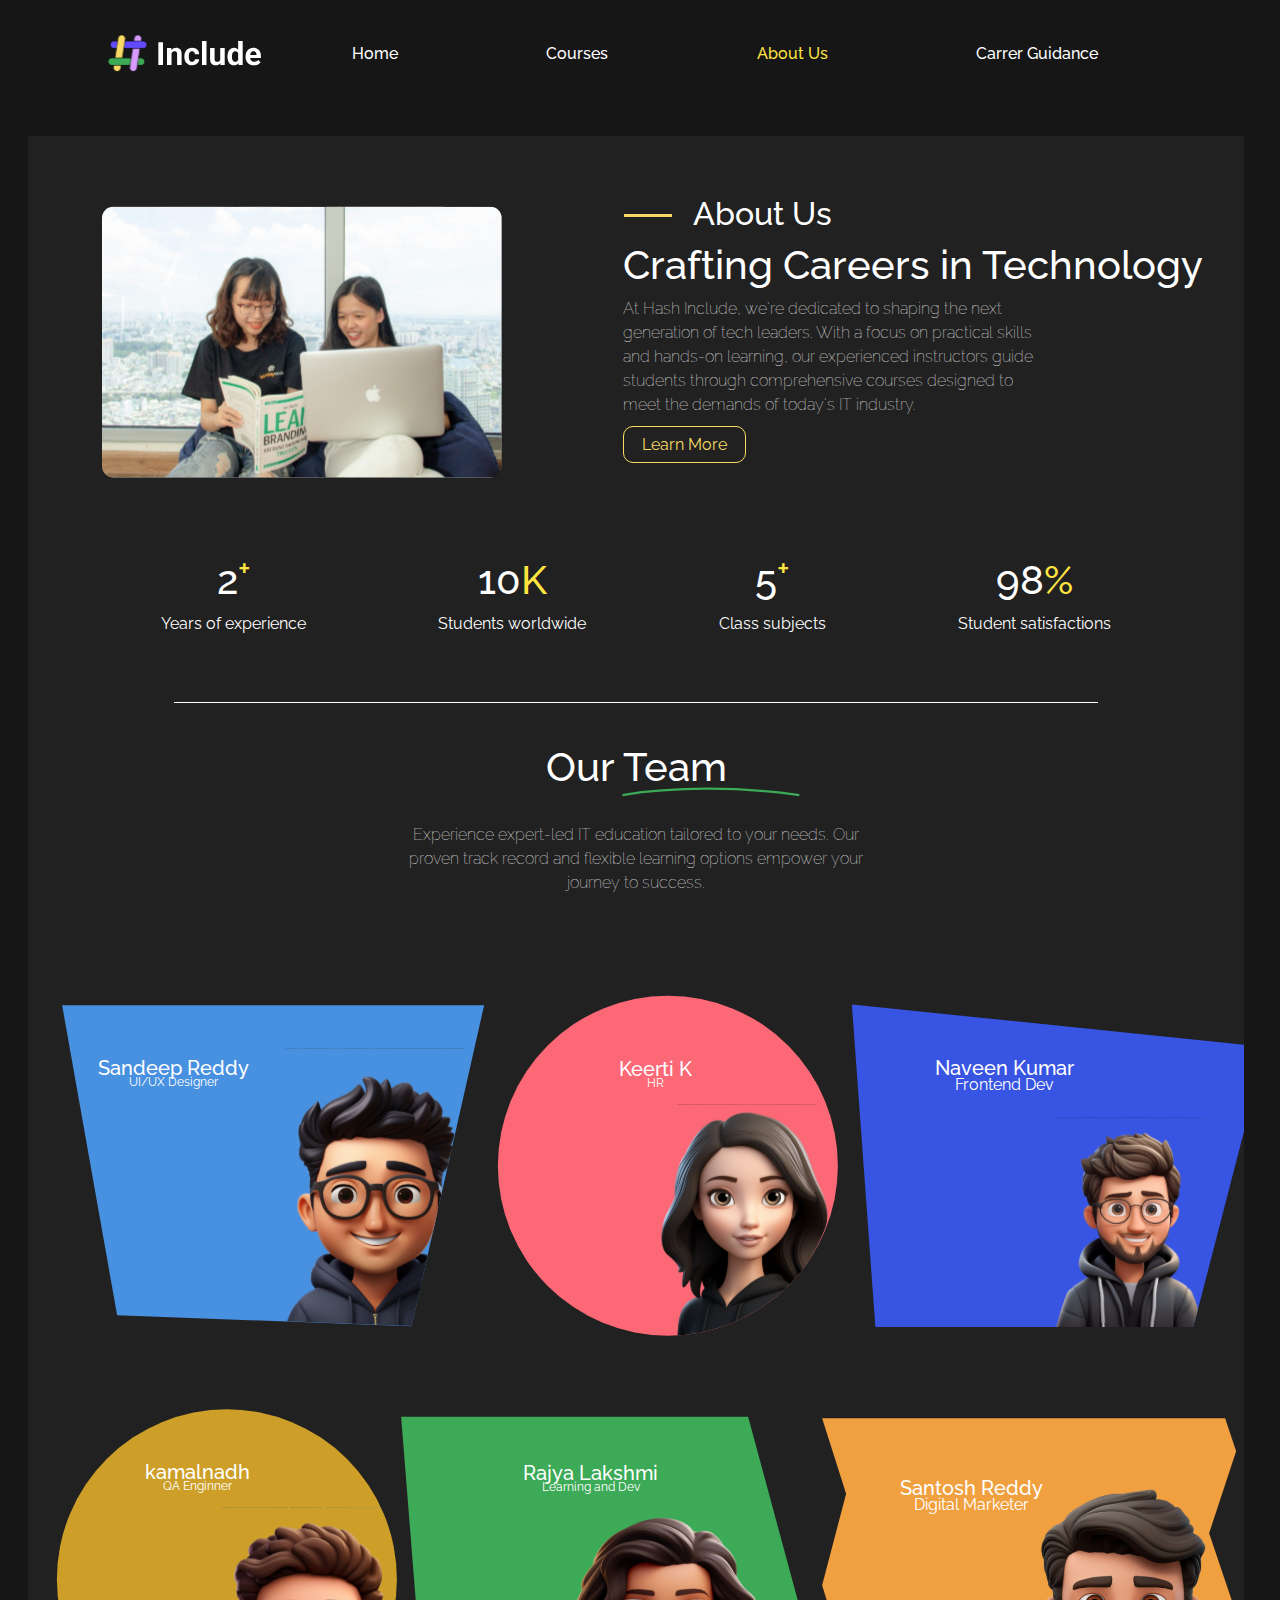
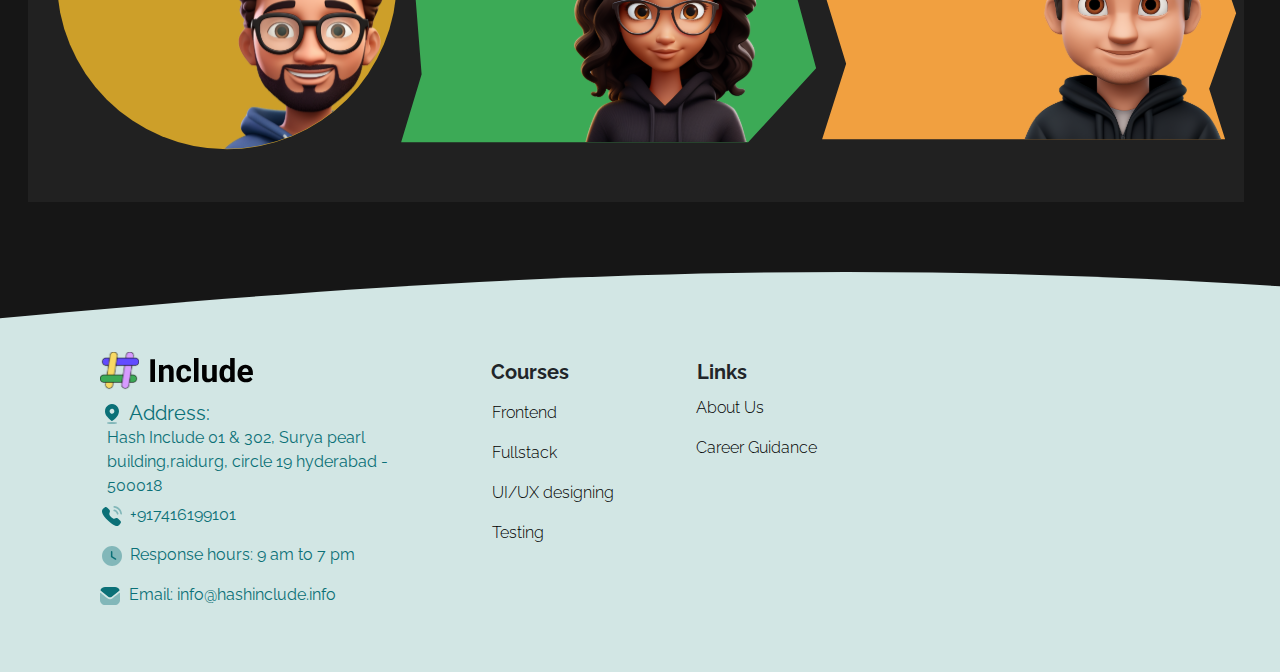
<file: About.html>
<!DOCTYPE html>
<html lang="en">

<head>
    <meta charset="UTF-8">
    <meta name="viewport" content="width=device-width, initial-scale=1.0">
    <title>Hash Include | Elevate Your Skills with Hash Include's Guidance</title>
    <link href="https://cdn.jsdelivr.net/npm/bootstrap@5.3.3/dist/css/bootstrap.min.css" rel="stylesheet"
        integrity="sha384-QWTKZyjpPEjISv5WaRU9OFeRpok6YctnYmDr5pNlyT2bRjXh0JMhjY6hW+ALEwIH" crossorigin="anonymous">
    <link rel="icon" href="assets/favicon.png">
    <link rel="stylesheet" href="styles/About.css">
    <script src="https://cdn.jsdelivr.net/npm/bootstrap@5.3.3/dist/js/bootstrap.bundle.min.js"
        integrity="sha384-YvpcrYf0tY3lHB60NNkmXc5s9fDVZLESaAA55NDzOxhy9GkcIdslK1eN7N6jIeHz"
        crossorigin="anonymous"></script>
</head>

<body>
    <!--navbar section starts here-->
    <div class="nav-section">
        <nav class="navbar navbar-expand-lg navbar-section" data-bs-theme="dark">
            <div class="container-fluid">
                <a class="navbar-brand" href="#">
                    <img src="assets/hash-include-logo.svg" alt="">
                </a>
                <button class="navbar-toggler" type="button" data-bs-toggle="collapse"
                    data-bs-target="#navbarTogglerDemo03" aria-controls="navbarTogglerDemo03" aria-expanded="false"
                    aria-label="Toggle navigation">
                    <span class="navbar-toggler-icon"></span>
                </button>
                <div class="collapse navbar-collapse" id="navbarTogglerDemo03">
                    <ul class="navbar-nav mb-2 mb-lg-0 w-100 justify-content-around">
                        <li class="nav-item">
                            <a class="nav-link" href="home.html">Home</a>
                        </li>
                        <li class="nav-item">
                            <a class="nav-link" href="Courses.html" >Courses</a>
                        </li>
                        <li class="nav-item">
                            <a class="nav-link" href="About.html" style="color: #fee440;">About Us</a>
                        </li>
                        <li class="nav-item">
                            <a class="nav-link" href="Carrer-Guidance.html  ">Carrer Guidance</a>
                        </li>
                    </ul>
                </div>
            </div>
        </nav>
    </div>
    <!--navbar section ends here-->
    <!--About section starts here-->
    <div class="about-us-full-section">
        <div class="about-us-section">
            <div class="about-left-section">
                <img src="assets/aboutus.svg" alt="" width="400px" height="400px">
            </div>
            <div class="about-right-section">
                <h2 class="about-design">About Us</h2>
                <h1>Crafting Careers in Technology</h1>
                <p class="about-para">At Hash Include, we're dedicated to shaping the next generation of tech leaders. With a focus on
                    practical skills  and hands-on learning, our experienced instructors guide students through
                    comprehensive courses designed to meet  the demands of today's IT industry.</p>
                <a class="about-learn">Learn More</a>
            </div>
        </div>
        <div class="about-experience-section">
            <div class="about-card">
                <div class="about-card1">
                    <h1>2<sup style="color: #fee440;">+</sup></h1>
                    <p>Years of experience</p>
                </div>
                <div class="about-card1 modify">
                    <h1>10<span style="color: #fee440;">K</span></h1>
                    <p>Students worldwide</p>
                </div>
                <div class="about-card1 modify-2">
                    <h1>5<sup style="color:#fee440">+</sup></h1>
                    <p>Class subjects</p>
                </div>
                <div class="about-card1 modify-2 modify-3">
                    <h1>9<span class="high-light">8<span style="color: #fee440;">%</span></span></h1>
                    <p>Student satisfactions</p>
                </div>
            </div>
        </div>
            <div class="white">
                <p class="hr-link"></p>
            </div>
        <!--our team section starts here-->
        <div class="our-team-full-section">
            <div class="sub-heading">
                <h1>Our Team</h1>
                <img src="assets/why-us-line (1).svg" alt="" class="our-team-line">
            </div>
            <div class="about-sub-para">
                <p>Experience expert-led IT education tailored to your needs. Our proven track record and flexible
                    learning options empower your journey to success.</p>
            </div>
            <div class="team-member-list">
                <div class="team-members">
                    <div class="team-member-line-1">
                        <img src="assets/member-1.svg" alt="member-1">
                        <img src="assets/member-2.svg" alt="member-2">
                        <img src="assets/member-3.svg" alt="member-3">
                    </div>
                </div>
                <div class="team-1-names modify-team-1-names">
                    <div class="left-name">
                        <h1>Sandeep Reddy</h1>
                        <p class="character-name">UI/UX Designer</p>
                    </div>
                    <div class="middle-name middle-name-1-modify">
                        <h1>Keerti K</h1>
                        <p class="character-name">HR</p>
                    </div>
                    <div class="last-name last-1">
                        <h1>Naveen Kumar</h1>
                        <p class="character-name">Frontend Dev</p>
                    </div>
                </div>
                <div class="team-members team-members-2">
                    <div class="team-member-line-2">
                        <img src="assets/member-4.svg" alt="member-4" class="member-4">
                        <img src="assets/member-5.svg" alt="member-5" class="member-5">
                        <img src="assets/member-6.svg" alt="member-6" class="member-6">
                    </div>
                </div>
                <div class="team-1-names modify-names">
                    <div class="left-name left-2">
                        <h1>kamalnadh</h1>
                        <p class="character-name">QA Enginner</p>
                    </div>
                    <div class="middle-name middle-2">
                        <h1>Rajya Lakshmi</h1>
                        <p class="character-name">Learning and Dev</p>
                    </div>
                    <div class="last-name last-2">
                        <h1>Santosh Reddy</h1>
                        <p class="character-name">Digital Marketer</p>
                    </div>
                </div>
            </div>
        </div>
        <!--our team section ends here-->
    </div>
    <!--about section ends here-->
    <div class="footer">
        <div class="footer-logo">
            <img src="assets/footer-logo.svg" alt="footer-logo">
        </div>
        <div class="footer-parts">
            <div class="fotter-part-1-location">
                <div class="location-left">
                    <img src="assets/location.svg" alt="location-ion">

                </div>
                <div class="location-right">
                    <p>Address:</p>
                </div>
                <div class="adress">
                    <p>Hash Include 01 & 302, Surya pearl <br> building,raidurg, circle 19 hyderabad - <br> 500018</p>
                </div>
            </div>
            <div class="footer-part-1-calling">
                <div class="calling-left">
                    <img src="assets/Calling.svg" alt="calling-icon">
                </div>
                <div class="calling-right">
                    <p>+917416199101</p>
                </div>
            </div>
            <div class="footer-part-1-time">
                <div class="time-left">
                    <img src="assets/time.svg" alt="time-icon">
                </div>
                <div class="time-right">
                    <p>Response hours: 9 am to 7 pm</p>
                </div>
            </div>
            <div class="footer-part-1-email">
                <div class="email-left">
                    <img src="assets/mail.svg" alt="mail-icon">
                </div>
                <div class="email-right">
                    <p>Email: info@hashinclude.info</p>
                </div>
            </div>
        </div>
        <div class="part-2">
            <div class="footer-courses">
                <p class="footer-courses-heading">Courses</p>
                <ul class="footer-course-list">
                    <li>Frontend</li>
                    <br>
                    <li>Fullstack</li>
                    <br>
                    <li>UI/UX designing</li>
                    <br>
                    <li>Testing</li>
                </ul>
            </div>
            <div class="footer-links">
                <p class="footer-heading">Links</p>
                <ul class="footer-links-1">
                    <li>About Us</li>
                    <br>
                    <li>Career Guidance</li>
                </ul>
            </div>
        </div>
        <div class="footer-map">
            <iframe
                src="https://www.google.com/maps/embed?pb=!1m14!1m8!1m3!1d60899.76863665831!2d78.391646!3d17.448437!3m2!1i1024!2i768!4f13.1!3m3!1m2!1s0x3bcb9158f201b205%3A0x11bbe7be7792411b!2sMadhapur%2C%20Hyderabad%2C%20Telangana!5e0!3m2!1sen!2sin!4v1719338780501!5m2!1sen!2sin"
                width="300" height="300" style="border:0;" allowfullscreen="" loading="lazy"
                referrerpolicy="no-referrer-when-downgrade"></iframe>
        </div>
    </div>
    </div>

</body>
</file>
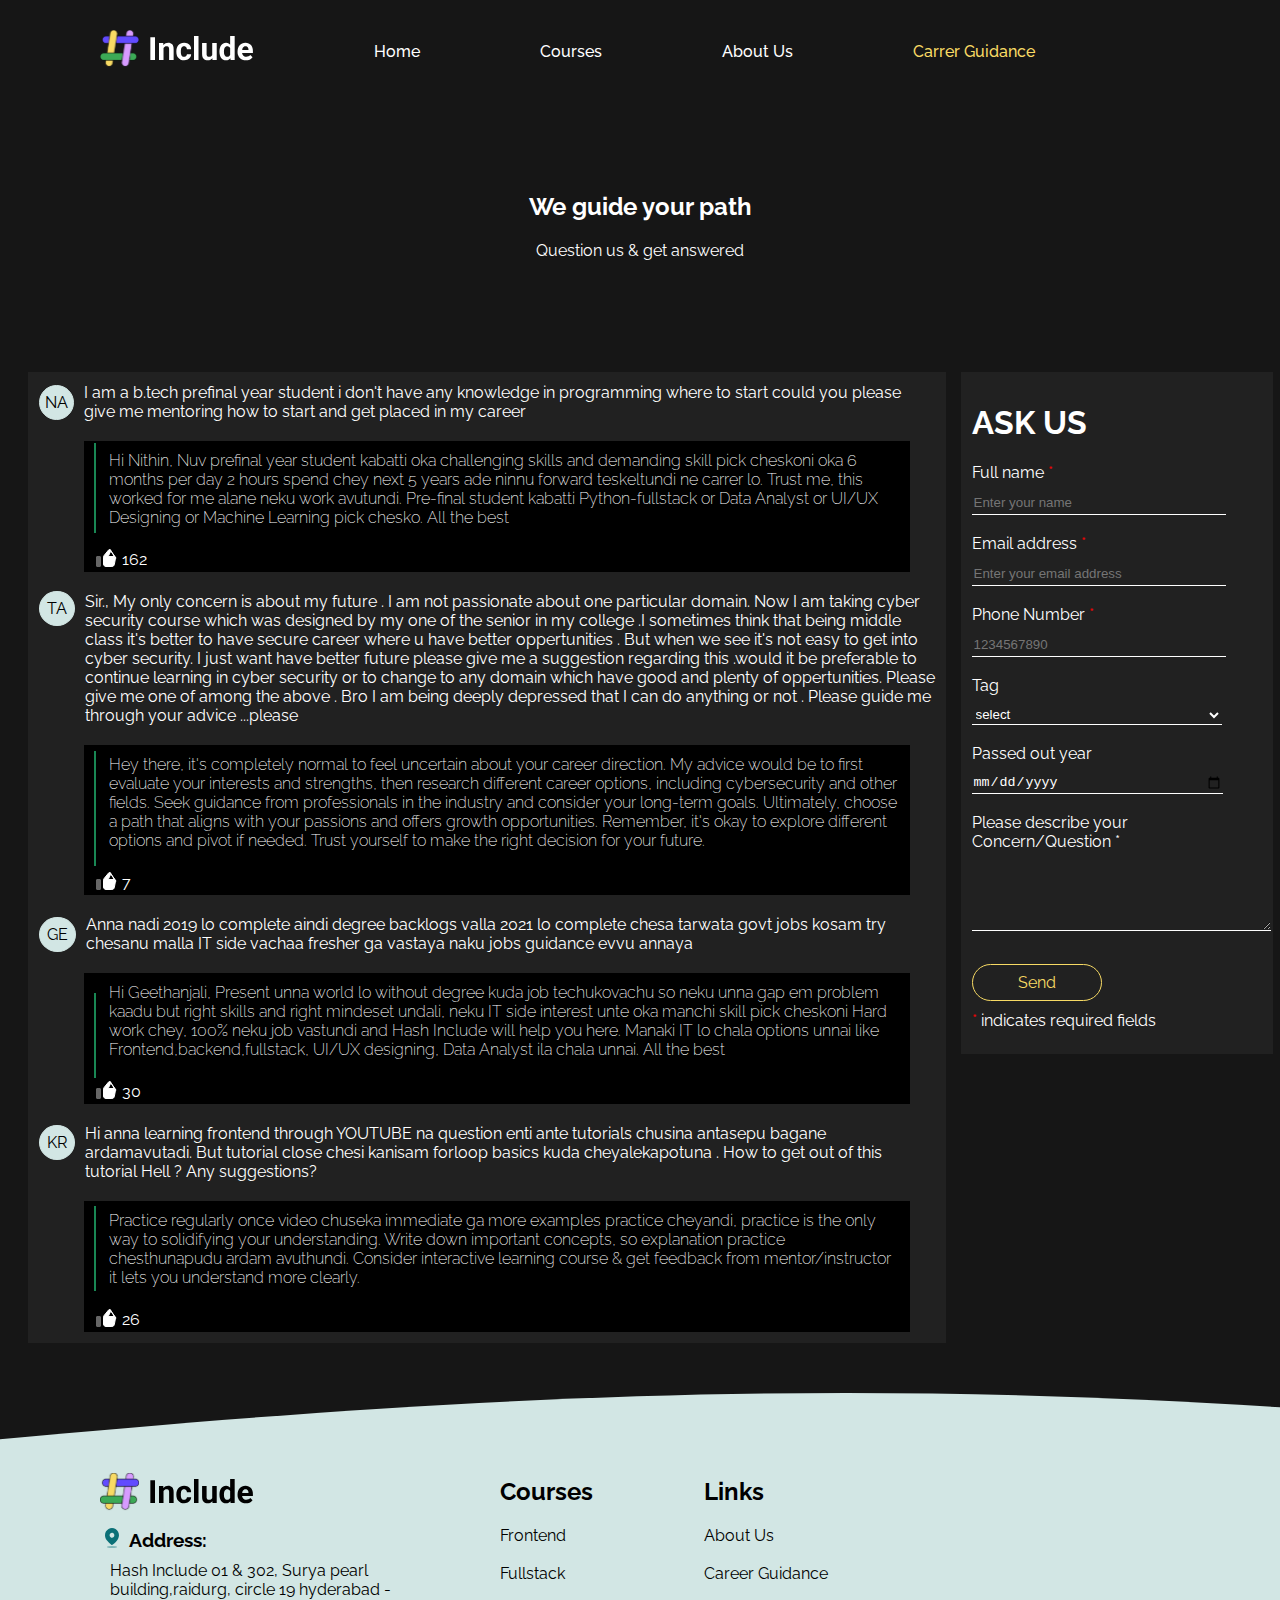
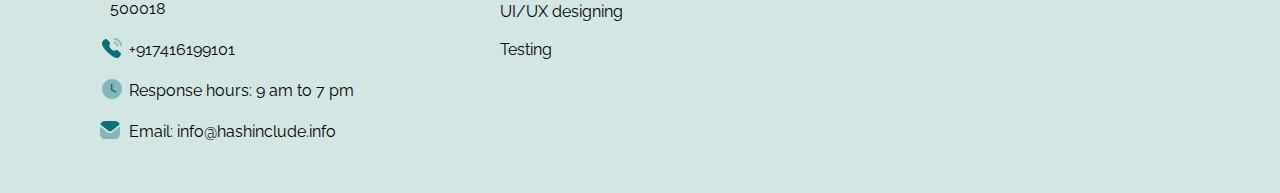
<file: Carrer-Guidance.html>
<!DOCTYPE html>
<html lang="en">

<head>
    <meta charset="UTF-8">
    <meta name="viewport" content="width=device-width, initial-scale=1.0">
    <title>Hash Include | Elevate Your Skills with Hash Include's Guidance</title>
    <link rel="icon" href="assets/favicon.png">
    <link rel="stylesheet" href="styles/Carrer-Guidance.css">

<body>
    <!--navbar section starts here-->
    <section>
        <div class="navbar">
            <a class="navbar-element"><img src="assets/hash-include-logo.svg" alt=""></a>
            <a class="navbar-element" href="index.html">Home</a>
            <a class="navbar-element" href="Courses.html">Courses</a>
            <a class="navbar-element" href="About.html">About Us</a>
            <a class="navbar-element" href="Carrer-Guidance.html" style="color: rgb(248, 218, 100);">Carrer Guidance</a>
        </div>
    </section>
    <!--navbar section ends here-->
    <!--guidance-banner starts here-->
    <div class="guidance-banner">
        <h2 class="banner-heading">We guide your path</h2>
        <p class="banner-para">Question us & get answered </p>
        <p class="underline"></p>
    </div>
    <!--guidance-banner ends here-->
    <div class="question-cards">
        <div class="question-card-left">
            <!--first question starts here-->
            <div class="first-question">
                <div class="left-icon">NA</div>
                <div class="right-question">I am a b.tech prefinal year student i don't have any knowledge in
                    programming where to start could you please give me mentoring how to start and get placed in my
                    career</div>
            </div>
            <div class="first-answer">
                <div class="left-answer">Hi Nithin, Nuv prefinal year student kabatti oka challenging skills and
                    demanding skill pick cheskoni oka 6 months per day 2 hours spend chey next 5 years ade ninnu
                    forward
                    teskeltundi ne carrer lo. Trust me, this worked for me alane neku work avutundi. Pre-final
                    student
                    kabatti Python-fullstack or Data Analyst or UI/UX Designing or Machine Learning pick chesko. All
                    the
                    best</div>
                <div class="right-img"> <img src="assets/like.svg" alt=""> <span class="number">162</span></div>
            </div>
            <!--first question ends here-->
            <!--second question starts here-->
            <div class="second-question">
                <div class="left-icon-2">TA</div>
                <div class="right-question-2">Sir., My only concern is about my future . I am not passionate about
                    one
                    particular domain. Now I am taking cyber security course which was designed by my one of the
                    senior
                    in my college .I sometimes think that being middle class it's better to have secure career where
                    u
                    have better oppertunities . But when we see it's not easy to get into cyber security. I just
                    want
                    have better future please give me a suggestion regarding this .would it be preferable to
                    continue
                    learning in cyber security or to change to any domain which have good and plenty of
                    oppertunities.
                    Please give me one of among the above . Bro I am being deeply depressed that I can do anything
                    or
                    not . Please guide me through your advice ...please</div>
            </div>
            <div class="second-answer">
                <div class="left-answer-2">Hey there, it's completely normal to feel uncertain about your career
                    direction. My advice would be to first evaluate your interests and strengths, then research
                    different career options, including cybersecurity and other fields. Seek guidance from
                    professionals
                    in the industry and consider your long-term goals. Ultimately, choose a path that aligns with
                    your
                    passions and offers growth opportunities. Remember, it's okay to explore different options and
                    pivot
                    if needed. Trust yourself to make the right decision for your future.</div>
                <div class="right-img-2"> <img src="assets/like.svg" alt=""> <span class="number-2">7</span></div>
            </div>
            <!--second question ends here-->
            <!--third question starts here-->
            <div class="third-question">
                <div class="left-icon-3">GE</div>
                <div class="right-question-3">Anna nadi 2019 lo complete aindi degree backlogs valla 2021 lo
                    complete
                    chesa tarwata govt jobs kosam try chesanu malla IT side vachaa fresher ga vastaya naku jobs
                    guidance
                    evvu annaya</div>
            </div>
            <div class="third-answer">
                <div class="left-answer-3">Hi Geethanjali, Present unna world lo without degree kuda job
                    techukovachu so
                    neku unna gap em problem kaadu but right skills and right mindeset undali, neku IT side interest
                    unte oka manchi skill pick cheskoni Hard work chey, 100% neku job vastundi and Hash Include will
                    help you here. Manaki IT lo chala options unnai like Frontend,backend,fullstack, UI/UX
                    designing,
                    Data Analyst ila chala unnai. All the best</div>
                <div class="right-img-3"> <img src="assets/like.svg" alt=""> <span class="number-3">30</span></div>
            </div>
            <!--third question ends here-->
            <!--fourth question starts here-->
            <div class="fourth-question">
                <div class="left-icon-4">KR</div>
                <div class="right-question-4">Hi anna learning frontend through YOUTUBE na question enti ante
                    tutorials
                    chusina antasepu bagane ardamavutadi. But tutorial close chesi kanisam forloop basics kuda
                    cheyalekapotuna . How to get out of this tutorial Hell ? Any suggestions?</div>
            </div>
            <div class="fourth-answer">
                <div class="left-answer-4">Practice regularly once video chuseka immediate ga more examples practice
                    cheyandi, practice is the only way to solidifying your understanding. Write down important
                    concepts,
                    so explanation practice chesthunapudu ardam avuthundi. Consider interactive learning course &
                    get
                    feedback from mentor/instructor it lets you understand more clearly.</div>
                <div class="right-img-4"> <img src="assets/like.svg" alt=""> <span class="number-4">26</span></div>
            </div>
        </div>
        <div class="question-card-rigth">
            <h1 class="ask-us">ASK US</h1>
            <form action="">
                <label for="Full name">Full name <span class="special">*</span></label>
                <br>
                <input type="text" class="full-name" placeholder="Enter your name">
                <br>
                <br>
                <label for="Email address">Email address <span class="special">*</span></label>
                <br>
                <input type="email" class="Email-address" placeholder="Enter your email address">
                <br>
                <br>
                <label for="Phone number">Phone Number <span class="special">*</span></label>
                <br>
                <input type="tel" id="phone" class="Phone-number" placeholder="1234567890">
                <br>
                <br>
                <label for="Tag">Tag</label>
                <br>
                <select class="tag">
                    <!-- option tag starts -->
                    <option>select</option>
                    <option value="Programming">Programming</option>
                    <option value="career">career</option>
                    <option value="career gap">career gap</option>
                    <option value="testing">testing</option>
                    <option value="Ai">Ai</option>
                    <option value="Dropout">Dropout</option>
                    <option value="Designing">Designing</option>
                    <option value="Other">Other</option>
                    <!-- option tag ends -->
                </select>
                <br>
                <br>
                <label for="Passed out year">Passed out year</label>
                <br>
                <input type="date" class="passed" placeholder="---------,----">
                <br>
                <br>
                <label for="Please describe your Concern/Question">Please describe your Concern/Question
                    <span>*</span></label>
                <br>
                <textarea name="address" class="address" id="address" rows="5" cols="35"></textarea>
            </form>
            <br>
            <br>
            <a class="send">Send</a>
            <br>
            <br>
            <label for="indicate"><span class="special">*</span> indicates required fields</label>

        </div>
    </div>
    <!--fourth question ends here-->
    <!--footer starts here-->
    <div class="footer">
        <div class="footer-logo">
            <img src="assets/footer-logo.svg" alt="">
        </div>
        <div class="footer-parts">
            <div class="fotter-part-1-location">
                <div class="location-left">
                    <img src="assets/location.svg" alt="">

                </div>
                <div class="location-right">
                    <h3>Address:</h3>
                </div>
                <div class="adress">
                    <p>Hash Include 01 & 302, Surya pearl <br> building,raidurg, circle 19 hyderabad - <br>
                        500018</p>
                </div>
            </div>
            <div class="footer-part-1-calling">
                <div class="calling-left">
                    <img src="assets/Calling.svg" alt="">
                </div>
                <div class="calling-right">
                    <p>+917416199101</p>
                </div>
            </div>
            <div class="footer-part-1-time">
                <div class="time-left">
                    <img src="assets/time.svg" alt="">
                </div>
                <div class="time-right">
                    <p>Response hours: 9 am to 7 pm</p>
                </div>
            </div>
            <div class="footer-part-1-email">
                <div class="email-left">
                    <img src="assets/mail.svg" alt="">
                </div>
                <div class="email-right">
                    <p>Email: info@hashinclude.info</p>
                </div>
            </div>
            <div class="footer-courses">
                <h2>Courses</h2>
                <ul class="footer-course-list">
                    <li>Frontend</li>
                    <br>
                    <li>Fullstack</li>
                    <br>
                    <li>UI/UX designing</li>
                    <br>
                    <li>Testing</li>
                </ul>
            </div>
            <div class="footer-links">
                <h2>Links</h2>
                <ul class="footer-links-1">
                    <li>About Us</li>
                    <br>
                    <li>Career Guidance</li>
                </ul>
            </div>
            <div class="footer-map">
                <iframe
                    src="https://www.google.com/maps/embed?pb=!1m14!1m8!1m3!1d60899.76863665831!2d78.391646!3d17.448437!3m2!1i1024!2i768!4f13.1!3m3!1m2!1s0x3bcb9158f201b205%3A0x11bbe7be7792411b!2sMadhapur%2C%20Hyderabad%2C%20Telangana!5e0!3m2!1sen!2sin!4v1719338780501!5m2!1sen!2sin"
                    width="300" height="300" style="border:0;" allowfullscreen="" loading="lazy"
                    referrerpolicy="no-referrer-when-downgrade"></iframe>
            </div>
        </div>
    </div>
    <!--footer ends here-->
    <script src="https://cdn.jsdelivr.net/npm/bootstrap@5.0.2/dist/js/bootstrap.bundle.min.js"
        integrity="sha384-MrcW6ZMFYlzcLA8Nl+NtUVF0sA7MsXsP1UyJoMp4YLEuNSfAP+JcXn/tWtIaxVXM"
        crossorigin="anonymous"></script>
</body>

</html>
</file>
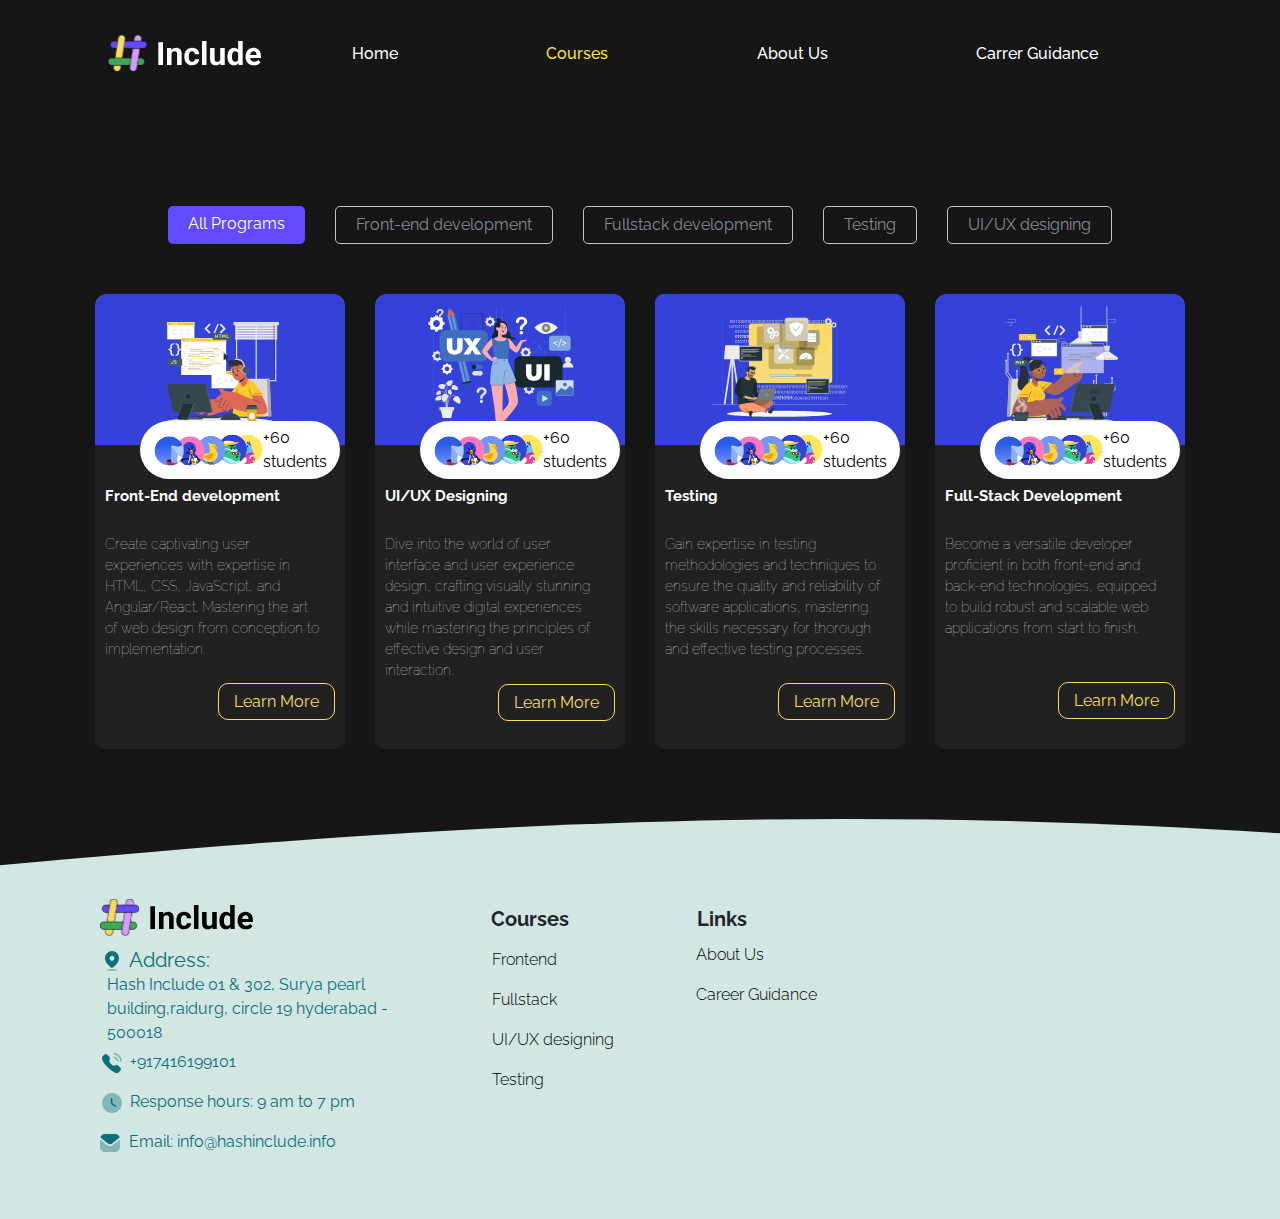
<file: Courses.html>
<!DOCTYPE html>
<html lang="en">
    <head>
        <meta charset="UTF-8">
        <meta name="viewport" content="width=device-width, initial-scale=1.0">
        <title>Hash Include | Elevate Your Skills with Hash Include's Guidance</title>
        <link href="https://cdn.jsdelivr.net/npm/bootstrap@5.3.3/dist/css/bootstrap.min.css" rel="stylesheet"
        integrity="sha384-QWTKZyjpPEjISv5WaRU9OFeRpok6YctnYmDr5pNlyT2bRjXh0JMhjY6hW+ALEwIH" crossorigin="anonymous">
        <link rel="icon" href="assets/favicon.png">
        <link rel="stylesheet" href="styles/Courses.css">
        <script src="https://cdn.jsdelivr.net/npm/bootstrap@5.3.3/dist/js/bootstrap.bundle.min.js"
        integrity="sha384-YvpcrYf0tY3lHB60NNkmXc5s9fDVZLESaAA55NDzOxhy9GkcIdslK1eN7N6jIeHz"
        crossorigin="anonymous"></script>
    </head>
<body>
    <!--navbar section starts here-->
    <div class="nav-section">
        <nav class="navbar navbar-expand-lg navbar-section" data-bs-theme="dark">
            <div class="container-fluid">
                <a class="navbar-brand" href="#">
                    <img src="assets/hash-include-logo.svg" alt="">
                </a>
                <button class="navbar-toggler" type="button" data-bs-toggle="collapse"
                    data-bs-target="#navbarTogglerDemo03" aria-controls="navbarTogglerDemo03" aria-expanded="false"
                    aria-label="Toggle navigation">
                    <span class="navbar-toggler-icon"></span>
                </button>
                <div class="collapse navbar-collapse" id="navbarTogglerDemo03">
                    <ul class="navbar-nav mb-2 mb-lg-0 w-100 justify-content-around">
                        <li class="nav-item">
                            <a class="nav-link" aria-current="page" href="home.html">Home</a>
                        </li>
                        <li class="nav-item">
                            <a class="nav-link" href="Courses.html" style="color: #fee440;">Courses</a>
                        </li>
                        <li class="nav-item">
                            <a class="nav-link" href="About.html">About Us</a>
                        </li>
                        <li class="nav-item">
                            <a class="nav-link" href="Carrer-Guidance.html  ">Carrer Guidance</a>
                        </li>
                    </ul>
                </div>
            </div>
        </nav>
    </div>
    <!--navbar section ends here-->
    <!--Popular Courses section starts here-->
    <div class="popular-course-section">
        <div class="course-sections">
            <a class="element element-design" style="color: white; border: none;">All Programs</a>
            <a class="element">Front-end development</a>
            <a class="element">Fullstack development</a>
            <a class="element">Testing</a>
            <a class="element">UI/UX designing</a>
        </div>
        <div class="course-options">
            <select name="course-option">
                <option value="All Programs">All Programs</option>
                <option value="Front-end development">Front-end development</option>
                <option value="Fullstack development">Fullstack development</option>
                <option value="Testing">Testing</option>
                <option value="UI/UX designing">UI/UX designing</option>
            </select>
        </div>
        <div class="course-card">
            <div class="card-1" id="card-1">
                <img src="assets/card-1-v1.svg" alt="card-1" width="250px">
                <div class="count-student">
                    <div class="student-section">
                        <img src="assets/student-card-icons.svg" alt="student-icon" class="student-icon">
                        <div class="number">
                            <a>+60</a>
                            <a>students</a>
                        </div>
                    </div>

                </div>
                <div class="sub-heading">
                    <div class="sub-heading-left">
                        <h4>Front-End development</h4>
                        <p>Create captivating user experiences with expertise in HTML, CSS, JavaScript, and
                            Angular/React. Mastering the art of web design from conception to implementation.</p>
                    </div>
                    <br>
                    <div class="sub-heading-right">
                        <a class="Learn-More" href="frontend.html">Learn More</a>
                    </div>
                </div>
            </div>
            <div class="card-1">
                <img src="assets/card-2-v1.svg" alt="card-2" width="250px">
                <div class="count-student">
                    <div class="student-section">
                        <img src="assets/student-card-icons.svg" alt="student-icon" class="student-icon">
                        <div class="number">
                            <a>+60</a>
                            <a>students</a>
                        </div>
                    </div>
                </div>
                <div class="sub-heading">
                    <div class="sub-heading-left">
                        <h4>UI/UX Designing</h4>
                        <p>Dive into the world of user interface and user experience design, crafting visually
                            stunning and intuitive digital experiences while mastering the principles of effective
                            design and user interaction.</p>
                    </div>
                    <br>
                    <div class="sub-heading-right-card-2">
                        <a class="Learn-More" href="ui-ux.html">Learn More</a>
                    </div>
                </div>
            </div>
            <div class="card-1">
                <img src="assets/card-3-v1.svg" alt="card-3" width="250px">
                <div class="count-student">
                    <div class="student-section">
                        <img src="assets/student-card-icons.svg" alt="student-icon" class="student-icon">
                        <div class="number">
                            <a>+60</a>
                            <a>students</a>
                        </div>
                    </div>
                </div>
                <div class="sub-heading">
                    <div class="sub-heading-left">
                        <h4>Testing</h4>
                        <p>Gain expertise in testing methodologies and techniques to ensure the quality and reliability
                            of software applications, mastering the skills necessary for thorough and effective testing
                            processes.</p>
                    </div>
                    <br>
                    <div class="sub-heading-right-card-3">
                        <a class="Learn-More" href="testing.html">Learn More</a>
                    </div>
                </div>
            </div>
            <div class="card-1">
                <img src="assets/card-4-v1.svg" alt="card-4" width="250px">
                <div class="count-student">
                    <div class="student-section">
                        <img src="assets/student-card-icons.svg" alt="student-icon" class="student-icon">
                        <div class="number">
                            <a>+60</a>
                            <a>students</a>
                        </div>
                    </div>
                </div>
                <div class="sub-heading">
                    <div class="sub-heading-left">
                        <h4>Full-Stack Development</h4>
                        <p>Become a versatile developer proficient in both front-end and back-end technologies, equipped
                            to build robust and scalable web applications from start to finish.</p>
                    </div>
                    <br>
                    <div class="sub-heading-right-card-4">
                        <a class="Learn-More" href="full-stack.html">Learn More</a>
                    </div>
                </div>
            </div>
        </div>
    </div>
    <!--Popular Courses section starts here-->
    <!--footer starts here-->
    <div class="footer">
        <div class="footer-logo">
            <img src="assets/footer-logo.svg" alt="footer-logo">
        </div>
        <div class="footer-parts">
            <div class="fotter-part-1-location">
                <div class="location-left">
                    <img src="assets/location.svg" alt="location-ion">

                </div>
                <div class="location-right">
                    <p>Address:</p>
                </div>
                <div class="adress">
                    <p>Hash Include 01 & 302, Surya pearl <br> building,raidurg, circle 19 hyderabad - <br> 500018</p>
                </div>
            </div>
            <div class="footer-part-1-calling">
                <div class="calling-left">
                    <img src="assets/Calling.svg" alt="calling-icon">
                </div>
                <div class="calling-right">
                    <p>+917416199101</p>
                </div>
            </div>
            <div class="footer-part-1-time">
                <div class="time-left">
                    <img src="assets/time.svg" alt="time-icon">
                </div>
                <div class="time-right">
                    <p>Response hours: 9 am to 7 pm</p>
                </div>
            </div>
            <div class="footer-part-1-email">
                <div class="email-left">
                    <img src="assets/mail.svg" alt="mail-icon">
                </div>
                <div class="email-right">
                    <p>Email: info@hashinclude.info</p>
                </div>
            </div>
        </div>
        <div class="part-2">
            <div class="footer-courses">
                <p class="footer-courses-heading">Courses</p>
                <ul class="footer-course-list">
                    <li>Frontend</li>
                    <br>
                    <li>Fullstack</li>
                    <br>
                    <li>UI/UX designing</li>
                    <br>
                    <li>Testing</li>
                </ul>
            </div>
            <div class="footer-links">
                <p class="footer-heading">Links</p>
                <ul class="footer-links-1">
                    <li>About Us</li>
                    <br>
                    <li>Career Guidance</li>
                </ul>
            </div>
        </div>
        <div class="footer-map">
            <iframe
                src="https://www.google.com/maps/embed?pb=!1m14!1m8!1m3!1d60899.76863665831!2d78.391646!3d17.448437!3m2!1i1024!2i768!4f13.1!3m3!1m2!1s0x3bcb9158f201b205%3A0x11bbe7be7792411b!2sMadhapur%2C%20Hyderabad%2C%20Telangana!5e0!3m2!1sen!2sin!4v1719338780501!5m2!1sen!2sin"
                width="300" height="300" style="border:0;" allowfullscreen="" loading="lazy"
                referrerpolicy="no-referrer-when-downgrade"></iframe>
        </div>
    </div>
    </div>
    <!--footer ends here-->

</body>
</html>
</file>
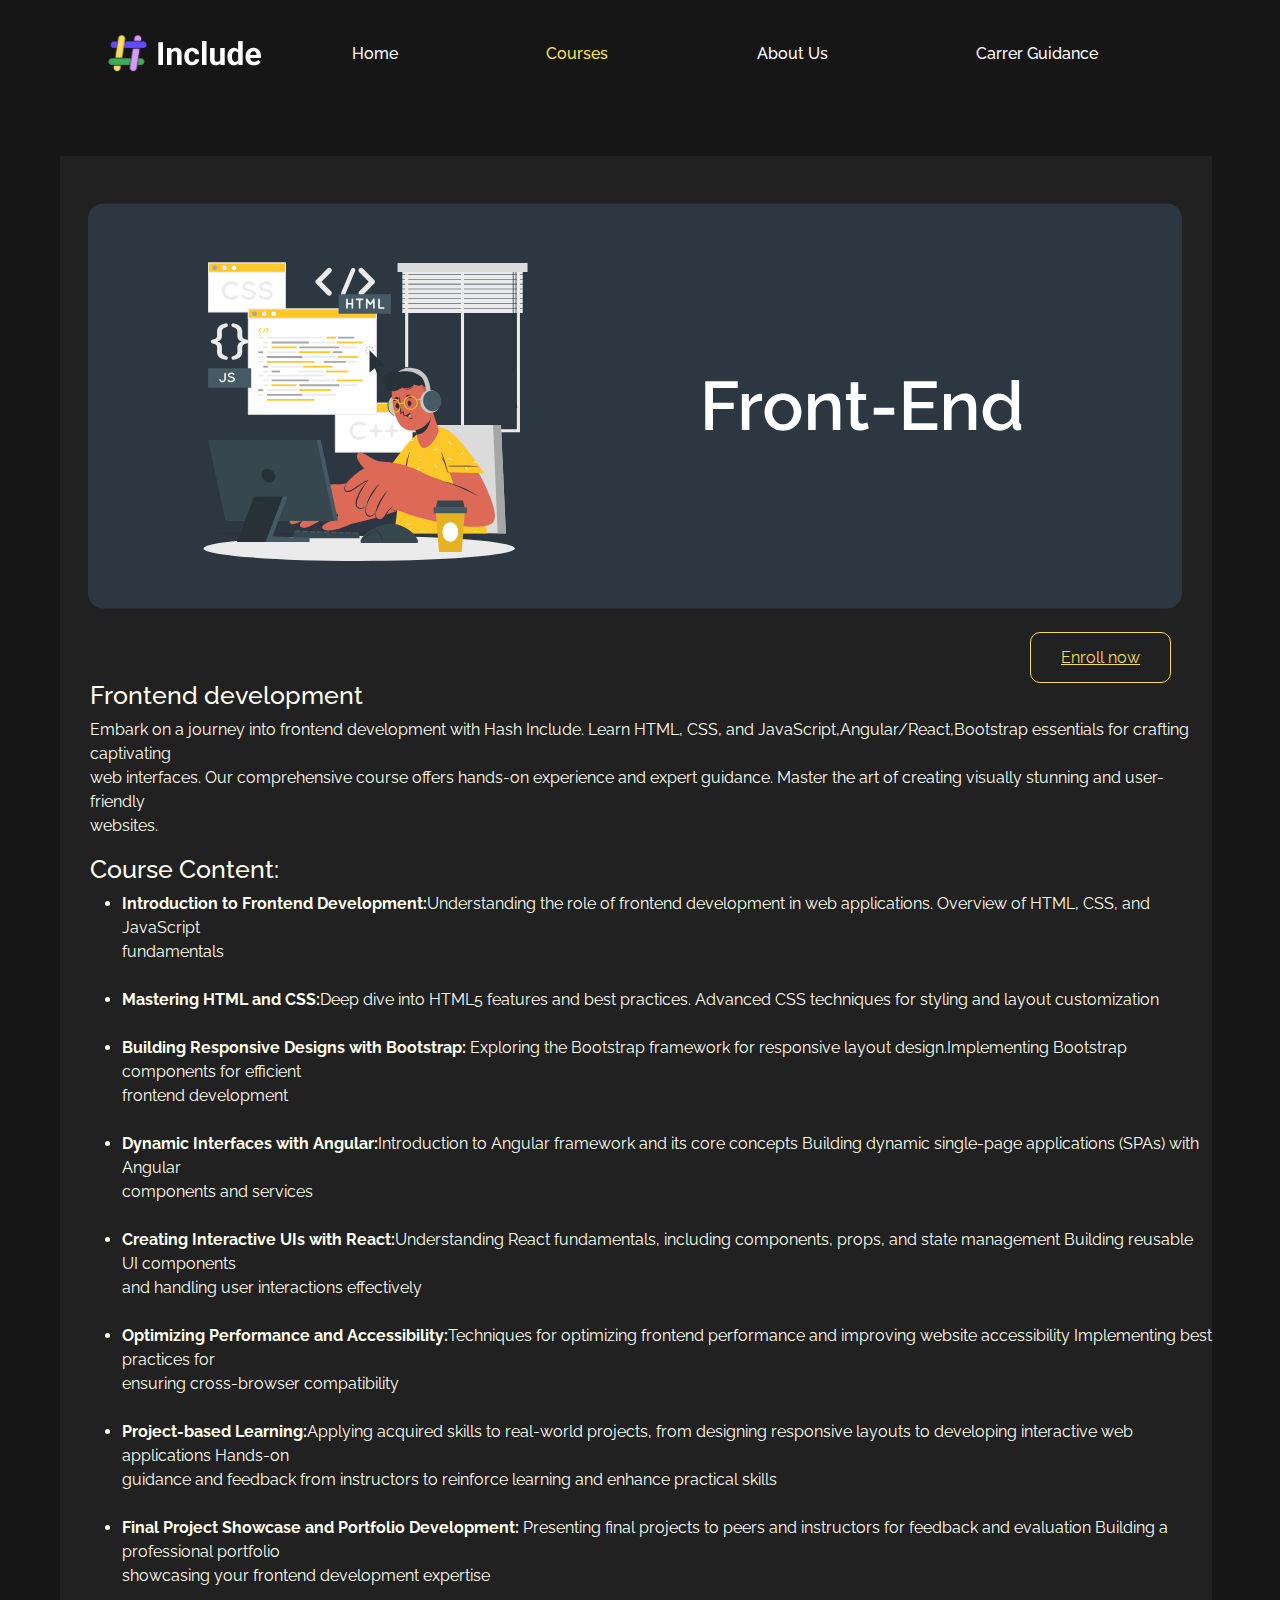
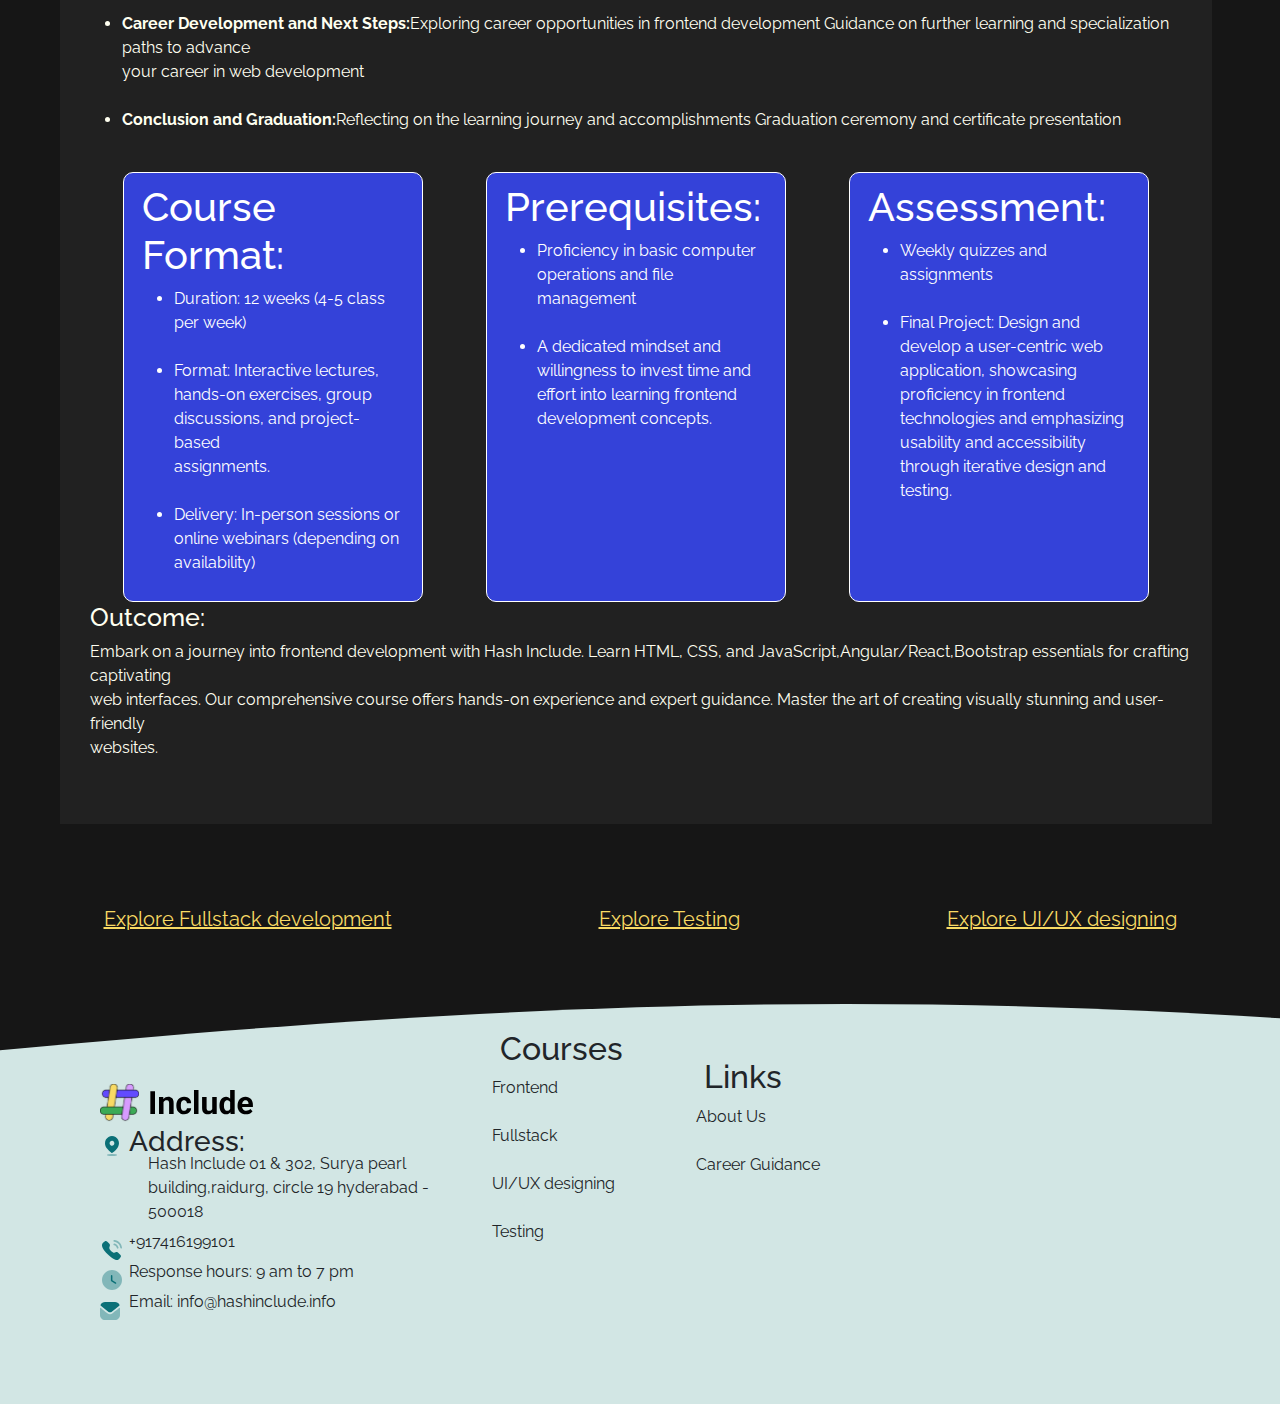
<file: frontend.html>
<!DOCTYPE html>
<html lang="en">

<head>
    <meta charset="UTF-8">
    <meta name="viewport" content="width=device-width, initial-scale=1.0">
    <title>Hash Include | Elevate Your Skills with Hash Include's Guidance</title>
    <link href="https://cdn.jsdelivr.net/npm/bootstrap@5.3.3/dist/css/bootstrap.min.css" rel="stylesheet"
    integrity="sha384-QWTKZyjpPEjISv5WaRU9OFeRpok6YctnYmDr5pNlyT2bRjXh0JMhjY6hW+ALEwIH" crossorigin="anonymous">
    <link rel="icon" href="assets/favicon.png">
    <link rel="stylesheet" href="styles/frontend.css">
    <script src="https://cdn.jsdelivr.net/npm/bootstrap@5.3.3/dist/js/bootstrap.bundle.min.js"
        integrity="sha384-YvpcrYf0tY3lHB60NNkmXc5s9fDVZLESaAA55NDzOxhy9GkcIdslK1eN7N6jIeHz"
        crossorigin="anonymous"></script>
</head>

<body>
    <!--navbar section starts here-->
    <div class="nav-section">
        <nav class="navbar navbar-expand-lg navbar-section" data-bs-theme="dark">
            <div class="container-fluid">
                <a class="navbar-brand" href="#">
                    <img src="assets/hash-include-logo.svg" alt="">
                </a>
                <button class="navbar-toggler" type="button" data-bs-toggle="collapse"
                    data-bs-target="#navbarTogglerDemo03" aria-controls="navbarTogglerDemo03" aria-expanded="false"
                    aria-label="Toggle navigation">
                    <span class="navbar-toggler-icon"></span>
                </button>
                <div class="collapse navbar-collapse" id="navbarTogglerDemo03">
                    <ul class="navbar-nav mb-2 mb-lg-0 w-100 justify-content-around">
                        <li class="nav-item">
                            <a class="nav-link" aria-current="page" href="home.html">Home</a>
                        </li>
                        <li class="nav-item">
                            <a class="nav-link" href="Courses.html" style="color: #fee440;">Courses</a>
                        </li>
                        <li class="nav-item">
                            <a class="nav-link" href="About.html">About Us</a>
                        </li>
                        <li class="nav-item">
                            <a class="nav-link" href="Carrer-Guidance.html  ">Carrer Guidance</a>
                        </li>
                    </ul>
                </div>
            </div>
        </nav>
    </div>
    <!--navbar section ends here-->
    <!--navbar section ends here-->
    <!--frontend section starts here-->
    <div class="front-end-card">
        <div class="frontend-banner">
            <img src="assets/fe-banner.svg" alt="" class="fe-banner">
        </div>
        <div class="frontend-enroll">
            <a class="enroll">Enroll now</a>
        </div>
        <div class="frontend-heading">
            <h1 class="front-heading">Frontend development</h1>
            <p>Embark on a journey into frontend development with Hash Include. Learn HTML, CSS, and
                JavaScript,Angular/React,Bootstrap essentials for crafting captivating <br> web interfaces. Our
                comprehensive course offers hands-on experience and expert guidance. Master the art of creating visually
                stunning and user-friendly <br> websites.</p>
            <h1 class="front-heading">Course Content:</h1>
            <ul>
                <li><span style="font-weight: bold;">Introduction to Frontend Development:</span>Understanding the role
                    of frontend development in web applications. Overview of HTML, CSS, and JavaScript <br> fundamentals
                </li>
                <br>
                <li><span style="font-weight: bold;">Mastering HTML and CSS:</span>Deep dive into HTML5 features and
                    best practices. Advanced CSS techniques for styling and layout customization</li>
                <br>
                <li><span style="font-weight: bold;">Building Responsive Designs with Bootstrap:</span> Exploring the
                    Bootstrap framework for responsive layout design.Implementing Bootstrap components for efficient
                    <br> frontend development</li>
                <br>
                <li><span style="font-weight: bold;">Dynamic Interfaces with Angular:</span>Introduction to Angular
                    framework and its core concepts Building dynamic single-page applications (SPAs) with Angular <br>
                    components and services</li>
                <br>
                <li><span style="font-weight: bold;">Creating Interactive UIs with React:</span>Understanding React
                    fundamentals, including components, props, and state management Building reusable UI components <br>
                    and handling user interactions effectively</li>
                <br>
                <li><span style="font-weight: bold;">Optimizing Performance and Accessibility:</span>Techniques for
                    optimizing frontend performance and improving website accessibility Implementing best practices for
                    <br> ensuring cross-browser compatibility</li>
                <br>
                <li><span style="font-weight: bold;">Project-based Learning:</span>Applying acquired skills to
                    real-world projects, from designing responsive layouts to developing interactive web applications
                    Hands-on <br> guidance and feedback from instructors to reinforce learning and enhance practical
                    skills</li>
                <br>
                <li><span style="font-weight: bold;">Final Project Showcase and Portfolio Development:</span> Presenting
                    final projects to peers and instructors for feedback and evaluation Building a professional
                    portfolio <br> showcasing your frontend development expertise</li>
                <br>
                <li><span style="font-weight: bold;">Career Development and Next Steps:</span>Exploring career
                    opportunities in frontend development Guidance on further learning and specialization paths to
                    advance <br> your career in web development</li>
                <br>
                <li><span style="font-weight: bold;">Conclusion and Graduation:</span>Reflecting on the learning journey
                    and accomplishments Graduation ceremony and certificate presentation</li>
                <br>
            </ul>
        </div>
        <div class="frontend-section-cards">
            <div class="first-card">
                <h1>Course Format:</h1>
                <ul>
                    <li>Duration: 12 weeks (4-5 class <br> per week)</li>
                    <br>
                    <li>Format: Interactive lectures, <br> hands-on exercises, group <br> discussions, and project-based
                        <br> assignments.</li>
                    <br>
                    <li>Delivery: In-person sessions or <br> online webinars (depending on <br> availability)</li>
                </ul>
            </div>
            <div class="middle-card">
                <h1>Prerequisites:</h1>
                <ul>
                    <li>Proficiency in basic computer operations and file <br> management</li>
                    <br>
                    <li>A dedicated mindset and <br> willingness to invest time and <br> effort into learning frontend
                        development concepts.</li>
                    <br>
                </ul>
            </div>
            <div class="last-card">
                <h1>Assessment:</h1>
                <ul>
                    <li>Weekly quizzes and <br> assignments</li>
                    <br>
                    <li>Final Project: Design and <br> develop a user-centric web <br> application, showcasing <br>
                        proficiency in frontend <br> technologies and emphasizing <br> usability and accessibility <br>
                        through iterative design and <br> testing.</li>
                    <br>
                </ul>
            </div>
        </div>
        <div class="frontend-heading-1">
            <h1 class="front-heading">Outcome:</h1>
            <p>Embark on a journey into frontend development with Hash Include. Learn HTML, CSS, and
                JavaScript,Angular/React,Bootstrap essentials for crafting captivating <br> web interfaces. Our
                comprehensive course offers hands-on experience and expert guidance. Master the art of creating visually
                stunning and user-friendly <br> websites.</p>
        </div>
        <br>
        <br>
    </div>
    <div class="links">
        <a href="full-stack.html" style="color: rgb(248, 218, 100);">Explore Fullstack development</a>
        <a href="testing.html" style="color: rgb(248, 218, 100);">Explore Testing</a>
        <a href="ui-ux.html" style="color: rgb(248, 218, 100);">Explore UI/UX designing</a>
    </div>
    <!--frontend section ends here-->
    <!--footer starts here-->
    <div class="footer">
        <div class="footer-logo">
            <img src="assets/footer-logo.svg" alt="">
        </div>
        <div class="footer-parts">
            <div class="fotter-part-1-location">
                <div class="location-left">
                    <img src="assets/location.svg" alt="">

                </div>
                <div class="location-right">
                    <h3>Address:</h3>
                </div>
                <div class="adress">
                    <p>Hash Include 01 & 302, Surya pearl <br> building,raidurg, circle 19 hyderabad - <br> 500018</p>
                </div>
            </div>
            <div class="footer-part-1-calling">
                <div class="calling-left">
                    <img src="assets/Calling.svg" alt="">
                </div>
                <div class="calling-right">
                    <p>+917416199101</p>
                </div>
            </div>
            <div class="footer-part-1-time">
                <div class="time-left">
                    <img src="assets/time.svg" alt="">
                </div>
                <div class="time-right">
                    <p>Response hours: 9 am to 7 pm</p>
                </div>
            </div>
            <div class="footer-part-1-email">
                <div class="email-left">
                    <img src="assets/mail.svg" alt="">
                </div>
                <div class="email-right">
                    <p>Email: info@hashinclude.info</p>
                </div>
            </div>
            <div class="footer-courses">
                <h2>Courses</h2>
                <ul class="footer-course-list">
                    <li>Frontend</li>
                    <br>
                    <li>Fullstack</li>
                    <br>
                    <li>UI/UX designing</li>
                    <br>
                    <li>Testing</li>
                </ul>
            </div>
            <div class="footer-links">
                <h2>Links</h2>
                <ul class="footer-links-1">
                    <li>About Us</li>
                    <br>
                    <li>Career Guidance</li>
                </ul>
            </div>
            <div class="footer-map">
                <iframe
                    src="https://www.google.com/maps/embed?pb=!1m14!1m8!1m3!1d60899.76863665831!2d78.391646!3d17.448437!3m2!1i1024!2i768!4f13.1!3m3!1m2!1s0x3bcb9158f201b205%3A0x11bbe7be7792411b!2sMadhapur%2C%20Hyderabad%2C%20Telangana!5e0!3m2!1sen!2sin!4v1719338780501!5m2!1sen!2sin"
                    width="300" height="300" style="border:0;" allowfullscreen="" loading="lazy"
                    referrerpolicy="no-referrer-when-downgrade"></iframe>
            </div>
        </div>
    </div>
    <!--footer ends here-->


</body>

</html>
</file>
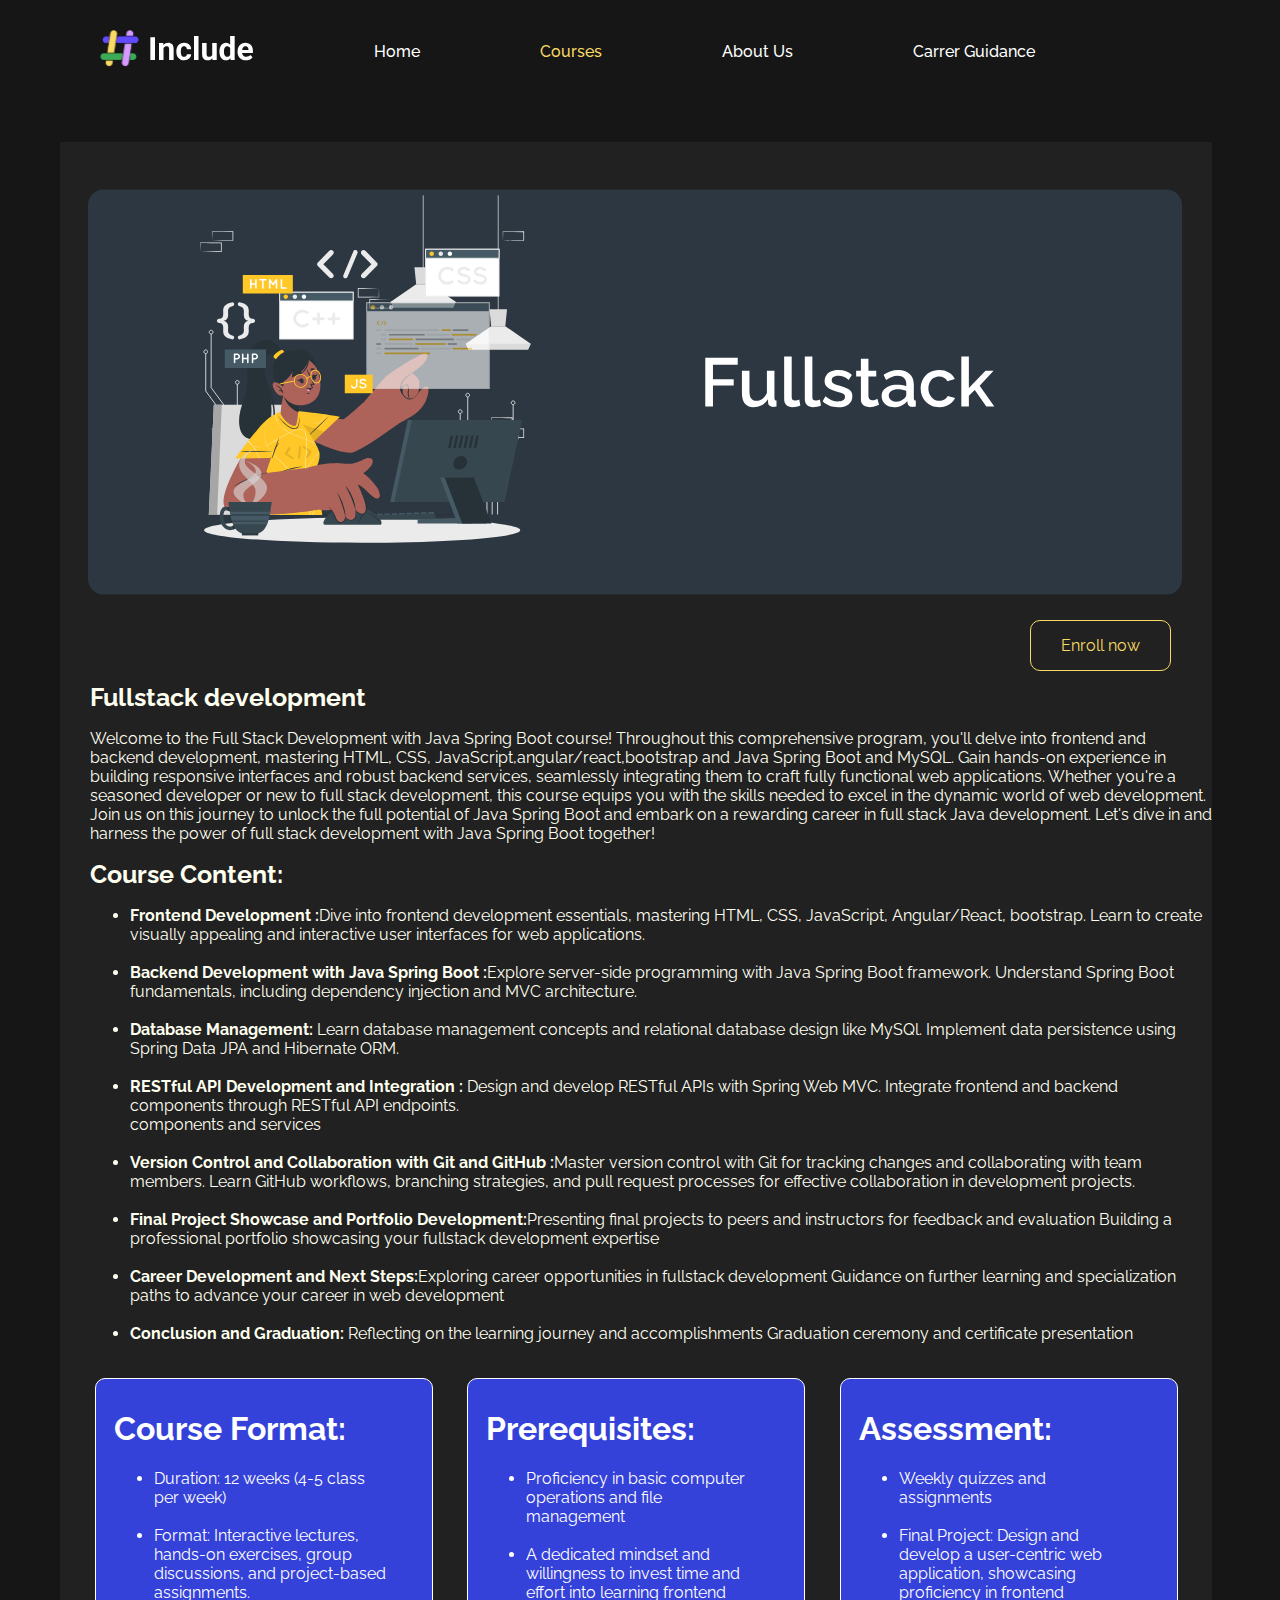
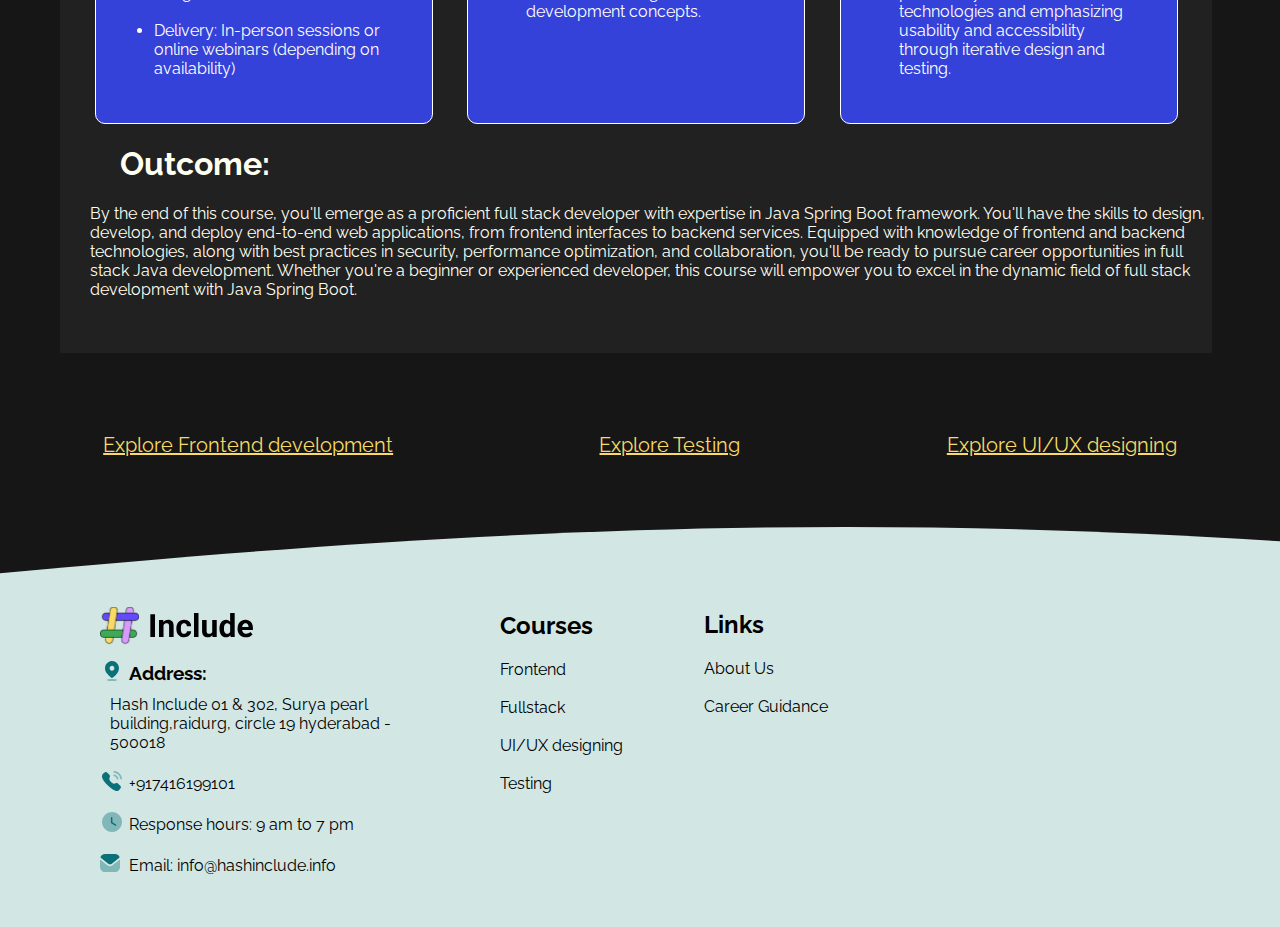
<file: full-stack.html>
<!DOCTYPE html>
<html lang="en">

<head>
    <meta charset="UTF-8">
    <meta name="viewport" content="width=device-width, initial-scale=1.0">
    <title>Hash Include | Elevate Your Skills with Hash Include's Guidance</title>
    <link rel="icon" href="assets/favicon.png">
    <link rel="stylesheet" href="styles/full-stack.css">
</head>

<body>
    <!--navbar section starts here-->
    <section>
        <div class="navbar">
            <a><img src="assets/hash-include-logo.svg" alt=""></a>
            <a class="navbar-element" >Home</a>
            <a class="navbar-element" href="Courses.html" style="color: rgb(248, 218, 100);">Courses</a>
            <a class="navbar-element" href="About.html">About Us</a>
            <a class="navbar-element" href="Carrer-Guidance.html">Carrer Guidance</a>
        </div>
    </section>
    <!--navbar section ends here-->
    <div class="full-stack-card">
        <div class="full-stack-banner">
            <img src="assets/fullstack-banner.svg" alt="" class="full-banner">
        </div>
        <div class="full-stack-enroll">
            <a class="enroll">Enroll now</a>
        </div>
        <div class="full-stack-heading">
            <h1 class="full-stack-heading-1">Fullstack development</h1>
            <p>Welcome to the Full Stack Development with Java Spring Boot course! Throughout this comprehensive
                program, you'll delve into frontend
                and backend development, mastering HTML, CSS, JavaScript,angular/react,bootstrap and Java Spring Boot
                and MySQL. Gain hands-on experience
                in building responsive interfaces and robust backend services, seamlessly integrating them to craft
                fully functional web applications.
                Whether you're a seasoned developer or new to full stack development, this course equips you with the
                skills needed to excel in the
                dynamic world of web development. Join us on this journey to unlock the full potential of Java Spring
                Boot and embark on a rewarding
                career in full stack Java development. Let's dive in and harness the power of full stack development
                with Java Spring Boot together!</p>
            <h1 class="full-stack-heading-1">Course Content:</h1>
            <ul>
                <li><span style="font-weight: bold;">Frontend Development :</span>Dive into frontend development
                    essentials, mastering HTML, CSS, JavaScript,
                    Angular/React, bootstrap. Learn to create visually appealing and interactive user interfaces for web
                    applications.
                </li>
                <br>
                <li><span style="font-weight: bold;">Backend Development with Java Spring Boot :</span>Explore
                    server-side programming with Java Spring Boot
                    framework. Understand Spring Boot fundamentals, including dependency injection and MVC architecture.
                </li>
                <br>
                <li><span style="font-weight: bold;">Database Management:</span> Learn database management concepts and
                    relational database design like MySQl. Implement data persistence using Spring Data JPA and
                    Hibernate ORM.
                </li>
                <br>
                <li><span style="font-weight: bold;">RESTful API Development and Integration : </span>Design and develop
                    RESTful APIs with Spring Web MVC. Integrate frontend and backend components through RESTful API
                    endpoints. <br>
                    components and services</li>
                <br>
                <li><span style="font-weight: bold;">Version Control and Collaboration with Git and GitHub
                        :</span>Master version control with Git for tracking changes and collaborating with team
                    members. Learn GitHub workflows, branching strategies, and pull request processes for effective
                    collaboration in development projects.</li>
                <br>
                <li><span style="font-weight: bold;">Final Project Showcase and Portfolio Development:</span>Presenting
                    final projects to peers and instructors for feedback and evaluation Building a professional
                    portfolio showcasing your fullstack development expertise
                </li>
                <br>
                <li><span style="font-weight: bold;">Career Development and Next Steps:</span>Exploring career
                    opportunities in fullstack development Guidance on further learning and specialization paths to
                    advance your career in web development</li>
                <br>
                <li><span style="font-weight: bold;">Conclusion and Graduation:</span> Reflecting on the learning
                    journey and accomplishments Graduation ceremony and certificate presentation</li>
                <br>
            </ul>
        </div>
        <div class="full-stack-section-cards">
            <div class="first-card">
                <h1>Course Format:</h1>
                <ul>
                    <li>Duration: 12 weeks (4-5 class <br> per week)</li>
                    <br>
                    <li>Format: Interactive lectures, <br> hands-on exercises, group <br> discussions, and project-based
                        <br> assignments.
                    </li>
                    <br>
                    <li>Delivery: In-person sessions or <br> online webinars (depending on <br> availability)</li>
                </ul>
            </div>
            <div class="middle-card">
                <h1>Prerequisites:</h1>
                <ul>
                    <li>Proficiency in basic computer operations and file <br> management</li>
                    <br>
                    <li>A dedicated mindset and <br> willingness to invest time and <br> effort into learning frontend
                        development concepts.</li>
                    <br>
                </ul>
            </div>
            <div class="last-card">
                <h1>Assessment:</h1>
                <ul>
                    <li>Weekly quizzes and <br> assignments</li>
                    <br>
                    <li>Final Project: Design and <br> develop a user-centric web <br> application, showcasing <br>
                        proficiency in frontend <br> technologies and emphasizing <br> usability and accessibility <br>
                        through iterative design and <br> testing.</li>
                    <br>
                </ul>
            </div>
        </div>
        <div class="full-stack-heading-2">
            <h1 class="full-stack-heading">Outcome:</h1>
            <p>By the end of this course, you'll emerge as a proficient full stack developer with expertise in Java
                Spring Boot framework. You'll have the skills to design, develop, and deploy end-to-end web
                applications, from frontend interfaces to backend services. Equipped with knowledge of frontend and
                backend technologies, along with best practices in security, performance optimization, and
                collaboration, you'll be ready to pursue career opportunities in full stack Java development. Whether
                you're a beginner or experienced developer, this course will empower you to excel in the dynamic field
                of full stack development with Java Spring Boot.</p>
        </div>
        <br>
        <br>
    </div>
    <div class="links">
        <a href="frontend.html" style="color: rgb(248, 218, 100);">Explore Frontend development</a>
        <a href="testing.html" style="color: rgb(248, 218, 100);">Explore Testing</a>
        <a href="ui-ux.html" style="color: rgb(248, 218, 100);">Explore UI/UX designing</a>
    </div>
    <!--footer starts here-->
    <div class="footer">
        <div class="footer-logo">
            <img src="assets/footer-logo.svg" alt="">
        </div>
        <div class="footer-parts">
            <div class="fotter-part-1-location">
                <div class="location-left">
                    <img src="assets/location.svg" alt="">

                </div>
                <div class="location-right">
                    <h3>Address:</h3>
                </div>
                <div class="adress">
                    <p>Hash Include 01 & 302, Surya pearl <br> building,raidurg, circle 19 hyderabad - <br> 500018</p>
                </div>
            </div>
            <div class="footer-part-1-calling">
                <div class="calling-left">
                    <img src="assets/Calling.svg" alt="">
                </div>
                <div class="calling-right">
                    <p>+917416199101</p>
                </div>
            </div>
            <div class="footer-part-1-time">
                <div class="time-left">
                    <img src="assets/time.svg" alt="">
                </div>
                <div class="time-right">
                    <p>Response hours: 9 am to 7 pm</p>
                </div>
            </div>
            <div class="footer-part-1-email">
                <div class="email-left">
                    <img src="assets/mail.svg" alt="">
                </div>
                <div class="email-right">
                    <p>Email: info@hashinclude.info</p>
                </div>
            </div>
            <div class="footer-courses">
                <h2>Courses</h2>
                <ul class="footer-course-list">
                    <li>Frontend</li>
                    <br>
                    <li>Fullstack</li>
                    <br>
                    <li>UI/UX designing</li>
                    <br>
                    <li>Testing</li>
                </ul>
            </div>
            <div class="footer-links">
                <h2>Links</h2>
                <ul class="footer-links-1">
                    <li>About Us</li>
                    <br>
                    <li>Career Guidance</li>
                </ul>
            </div>
            <div class="footer-map">
                <iframe
                    src="https://www.google.com/maps/embed?pb=!1m14!1m8!1m3!1d60899.76863665831!2d78.391646!3d17.448437!3m2!1i1024!2i768!4f13.1!3m3!1m2!1s0x3bcb9158f201b205%3A0x11bbe7be7792411b!2sMadhapur%2C%20Hyderabad%2C%20Telangana!5e0!3m2!1sen!2sin!4v1719338780501!5m2!1sen!2sin"
                    width="300" height="300" style="border:0;" allowfullscreen="" loading="lazy"
                    referrerpolicy="no-referrer-when-downgrade"></iframe>
            </div>
        </div>
    </div>
    <!--footer ends here-->
</body>

</html>
</file>
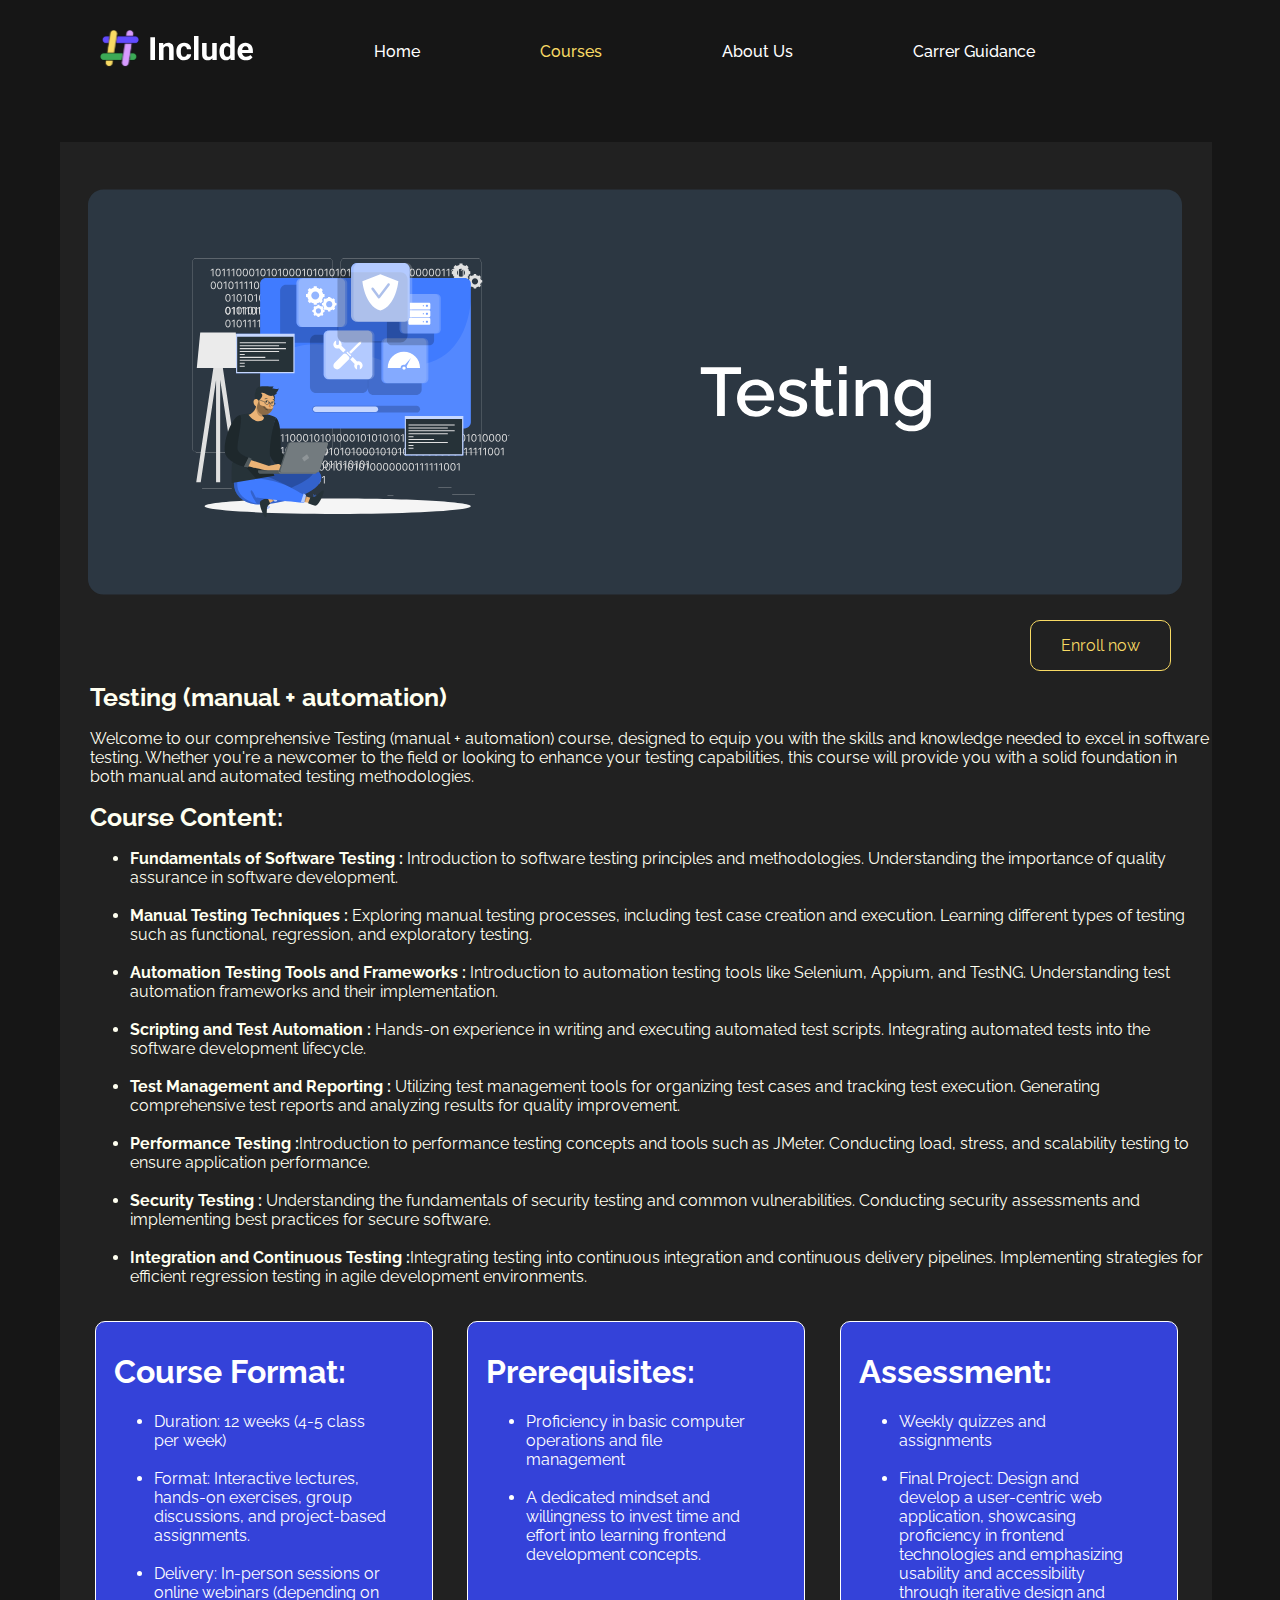
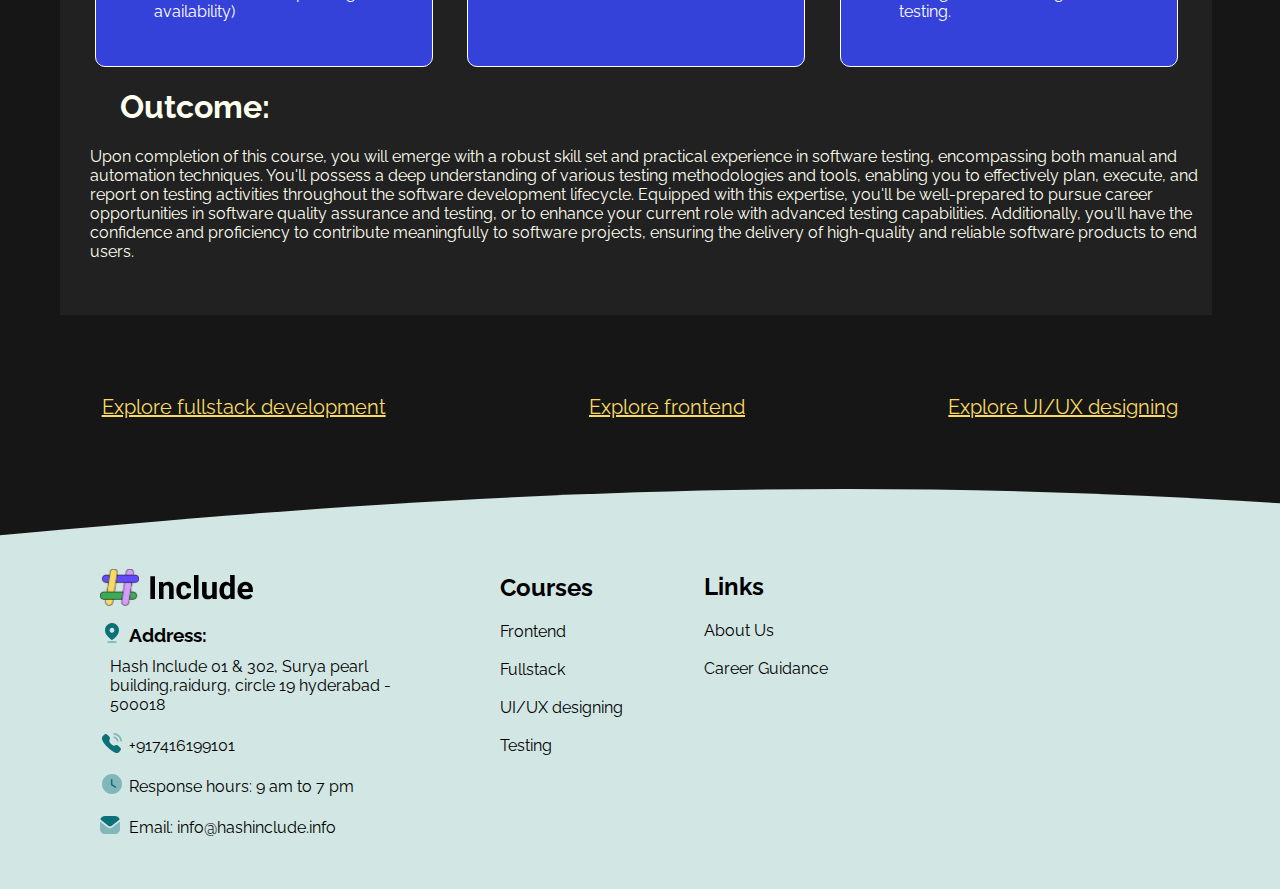
<file: testing.html>
<!DOCTYPE html>
<html lang="en">

<head>
    <meta charset="UTF-8">
    <meta name="viewport" content="width=device-width, initial-scale=1.0">
    <title>Hash Include | Elevate Your Skills with Hash Include's Guidance</title>
    <link rel="icon" href="assets/favicon.png">
    <link rel="stylesheet" href="styles/testing.css">
</head>

<body>
    <!--navbar section starts here-->
    <section>
        <div class="navbar">
            <a><img src="assets/hash-include-logo.svg" alt=""></a>
            <a class="navbar-element" href="index.html">Home</a>
            <a class="navbar-element" href="Courses.html" style="color: rgb(248, 218, 100);">Courses</a>
            <a class="navbar-element" href="About.html">About Us</a>
            <a class="navbar-element" href="Carrer-Guidance.html">Carrer Guidance</a>
        </div>
    </section>
    <!--navbar section ends here-->
    <div class="testing-card">
        <div class="testing-banner">
            <img src="assets/testing-banner.svg" alt="" class="full-banner">
        </div>
        <div class="testing-enroll">
            <a class="enroll">Enroll now</a>
        </div>
        <div class="testing-heading">
            <h1 class="testing-heading-1">Testing (manual + automation)</h1>
            <p>Welcome to our comprehensive Testing (manual + automation) course, designed to equip you with the skills
                and knowledge needed to excel in software testing. Whether you're a newcomer to the field or looking to
                enhance your testing capabilities, this course will provide you with a solid foundation in both manual
                and automated testing methodologies.</p>
            <h1 class="testing-heading-1">Course Content:</h1>
            <ul>
                <li><span style="font-weight: bold;">Fundamentals of Software Testing :</span> Introduction to software
                    testing principles and methodologies. Understanding the importance of quality assurance in software
                    development.
                </li>
                <br>
                <li><span style="font-weight: bold;">Manual Testing Techniques : </span>Exploring manual testing
                    processes, including test case creation and execution. Learning different types of testing such as
                    functional, regression, and exploratory testing.
                </li>
                <br>
                <li><span style="font-weight: bold;">Automation Testing Tools and Frameworks :</span> Introduction to
                    automation testing tools like Selenium, Appium, and TestNG. Understanding test automation frameworks
                    and their implementation.
                </li>
                <br>
                <li><span style="font-weight: bold;">Scripting and Test Automation : </span>Hands-on experience in
                    writing and executing automated test scripts. Integrating automated tests into the software
                    development lifecycle.</li>
                <br>
                <li><span style="font-weight: bold;">Test Management and Reporting : </span>Utilizing test management
                    tools for organizing test cases and tracking test execution. Generating comprehensive test reports
                    and analyzing results for quality improvement.</li>
                <br>
                <li><span style="font-weight: bold;">Performance Testing :</span>Introduction to performance testing
                    concepts and tools such as JMeter. Conducting load, stress, and scalability testing to ensure
                    application performance.
                </li>
                <br>
                <li><span style="font-weight: bold;">Security Testing : </span>Understanding the fundamentals of
                    security testing and common vulnerabilities. Conducting security assessments and implementing best
                    practices for secure software.</li>
                <br>
                <li><span style="font-weight: bold;">Integration and Continuous Testing :</span>Integrating testing into
                    continuous integration and continuous delivery pipelines. Implementing strategies for efficient
                    regression testing in agile development environments.</li>
                <br>
            </ul>
        </div>
        <div class="testing-section-cards">
            <div class="first-card">
                <h1>Course Format:</h1>
                <ul>
                    <li>Duration: 12 weeks (4-5 class <br> per week)</li>
                    <br>
                    <li>Format: Interactive lectures, <br> hands-on exercises, group <br> discussions, and project-based
                        <br> assignments.
                    </li>
                    <br>
                    <li>Delivery: In-person sessions or <br> online webinars (depending on <br> availability)</li>
                </ul>
            </div>
            <div class="middle-card">
                <h1>Prerequisites:</h1>
                <ul>
                    <li>Proficiency in basic computer operations and file <br> management</li>
                    <br>
                    <li>A dedicated mindset and <br> willingness to invest time and <br> effort into learning frontend
                        development concepts.</li>
                    <br>
                </ul>
            </div>
            <div class="last-card">
                <h1>Assessment:</h1>
                <ul>
                    <li>Weekly quizzes and <br> assignments</li>
                    <br>
                    <li>Final Project: Design and <br> develop a user-centric web <br> application, showcasing <br>
                        proficiency in frontend <br> technologies and emphasizing <br> usability and accessibility <br>
                        through iterative design and <br> testing.</li>
                    <br>
                </ul>
            </div>
        </div>
        <div class="testing-heading-2">
            <h1 class="testing-heading">Outcome:</h1>
            <p>Upon completion of this course, you will emerge with a robust skill set and practical experience in
                software testing, encompassing both manual and automation techniques. You'll possess a deep
                understanding of various testing methodologies and tools, enabling you to effectively plan, execute, and
                report on testing activities throughout the software development lifecycle. Equipped with this
                expertise, you'll be well-prepared to pursue career opportunities in software quality assurance and
                testing, or to enhance your current role with advanced testing capabilities. Additionally, you'll have
                the confidence and proficiency to contribute meaningfully to software projects, ensuring the delivery of
                high-quality and reliable software products to end users.</p>
        </div>
        <br>
        <br>
    </div>
    <div class="links">
        <a href="full-stack.html" style="color: rgb(248, 218, 100);">Explore fullstack development</a>
        <a href="frontend.html" style="color: rgb(248, 218, 100);">Explore frontend</a>
        <a href="ui-ux.html" style="color: rgb(248, 218, 100);">Explore UI/UX designing</a>
    </div>
    <!--footer starts here-->
    <div class="footer">
        <div class="footer-logo">
            <img src="assets/footer-logo.svg" alt="">
        </div>
        <div class="footer-parts">
            <div class="fotter-part-1-location">
                <div class="location-left">
                    <img src="assets/location.svg" alt="">

                </div>
                <div class="location-right">
                    <h3>Address:</h3>
                </div>
                <div class="adress">
                    <p>Hash Include 01 & 302, Surya pearl <br> building,raidurg, circle 19 hyderabad - <br> 500018</p>
                </div>
            </div>
            <div class="footer-part-1-calling">
                <div class="calling-left">
                    <img src="assets/Calling.svg" alt="">
                </div>
                <div class="calling-right">
                    <p>+917416199101</p>
                </div>
            </div>
            <div class="footer-part-1-time">
                <div class="time-left">
                    <img src="assets/time.svg" alt="">
                </div>
                <div class="time-right">
                    <p>Response hours: 9 am to 7 pm</p>
                </div>
            </div>
            <div class="footer-part-1-email">
                <div class="email-left">
                    <img src="assets/mail.svg" alt="">
                </div>
                <div class="email-right">
                    <p>Email: info@hashinclude.info</p>
                </div>
            </div>
            <div class="footer-courses">
                <h2>Courses</h2>
                <ul class="footer-course-list">
                    <li>Frontend</li>
                    <br>
                    <li>Fullstack</li>
                    <br>
                    <li>UI/UX designing</li>
                    <br>
                    <li>Testing</li>
                </ul>
            </div>
            <div class="footer-links">
                <h2>Links</h2>
                <ul class="footer-links-1">
                    <li>About Us</li>
                    <br>
                    <li>Career Guidance</li>
                </ul>
            </div>
            <div class="footer-map">
                <iframe
                    src="https://www.google.com/maps/embed?pb=!1m14!1m8!1m3!1d60899.76863665831!2d78.391646!3d17.448437!3m2!1i1024!2i768!4f13.1!3m3!1m2!1s0x3bcb9158f201b205%3A0x11bbe7be7792411b!2sMadhapur%2C%20Hyderabad%2C%20Telangana!5e0!3m2!1sen!2sin!4v1719338780501!5m2!1sen!2sin"
                    width="300" height="300" style="border:0;" allowfullscreen="" loading="lazy"
                    referrerpolicy="no-referrer-when-downgrade"></iframe>
            </div>
        </div>
    </div>
    <!--footer ends here-->
</body>

</html>
</file>
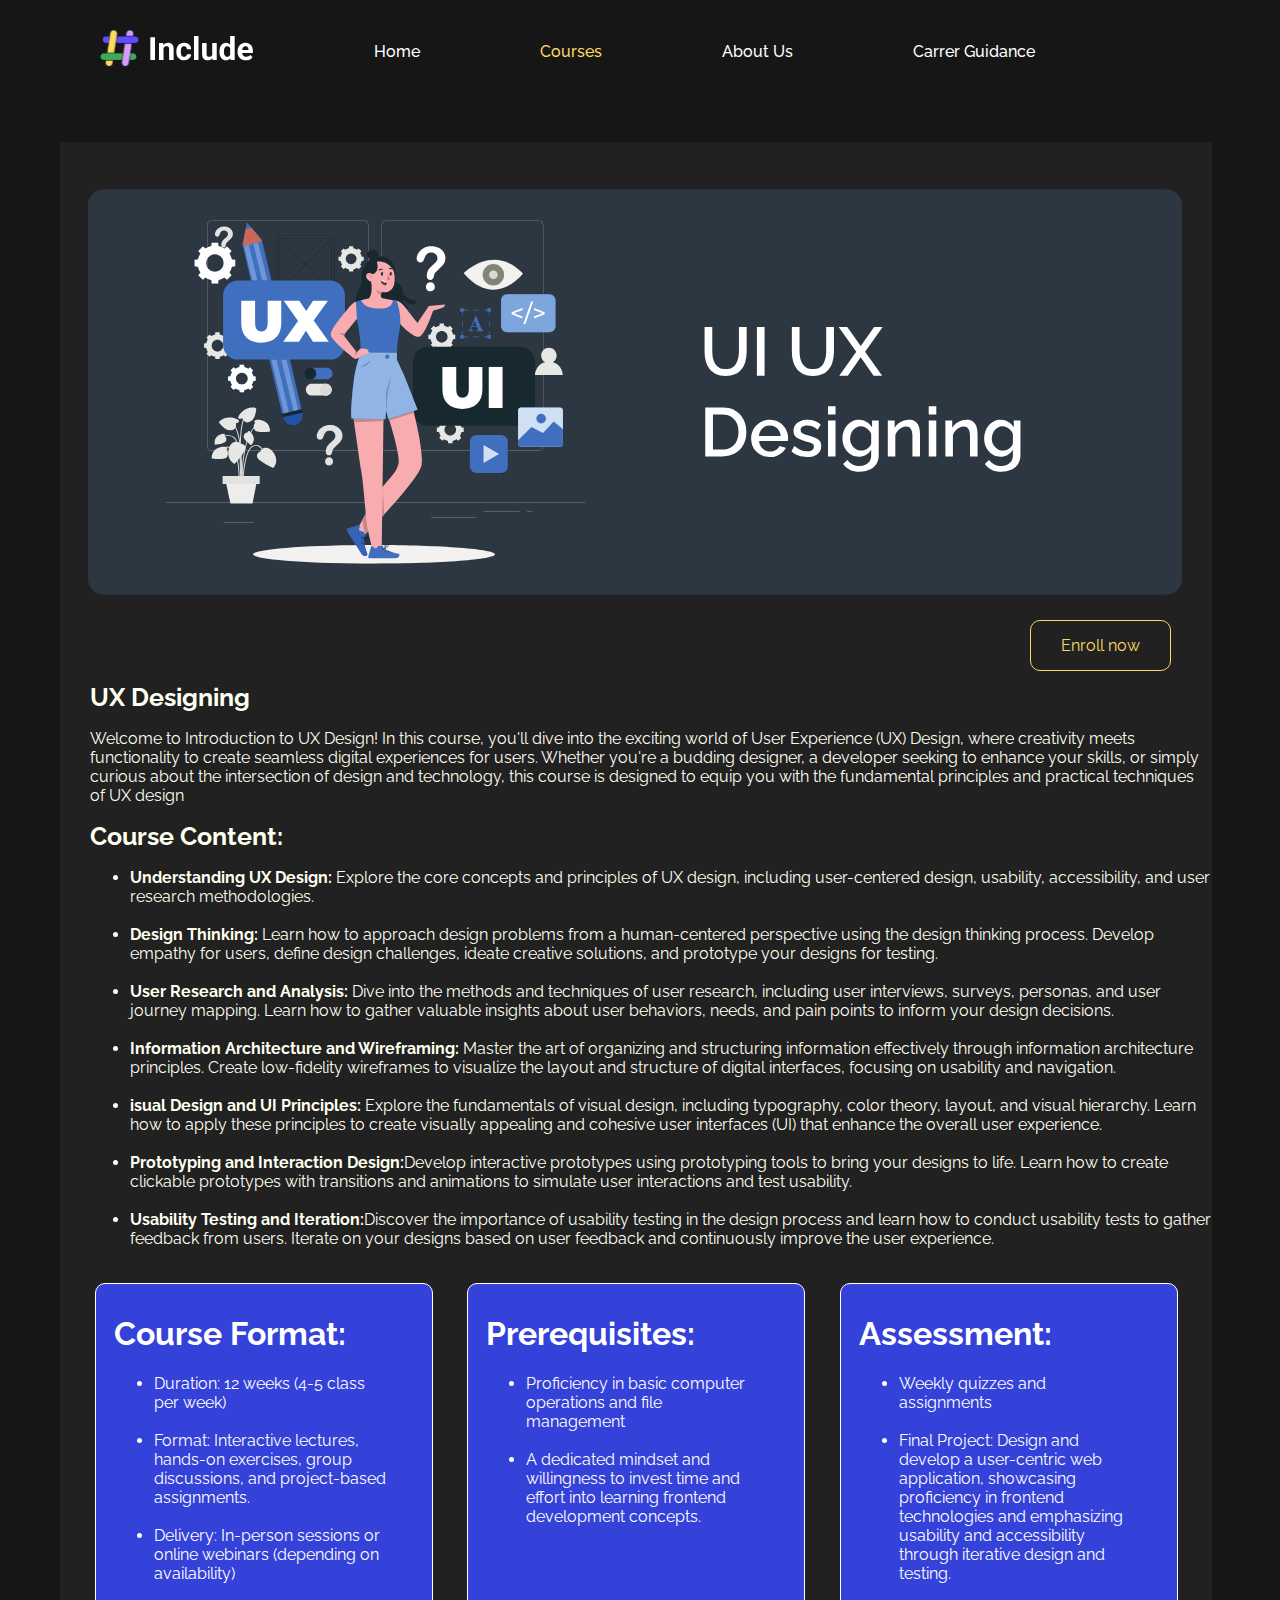
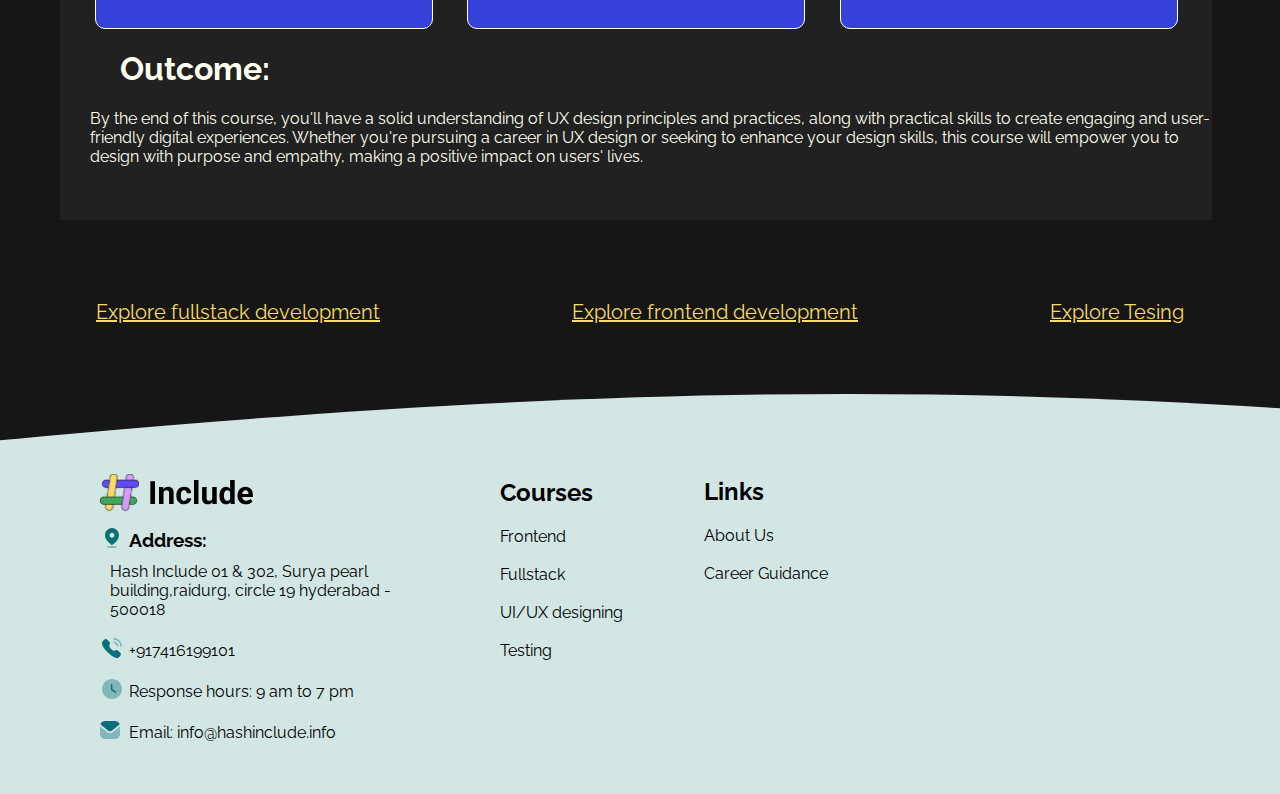
<file: ui-ux.html>
<!DOCTYPE html>
<html lang="en">

<head>
    <meta charset="UTF-8">
    <meta name="viewport" content="width=device-width, initial-scale=1.0">
    <title>Hash Include | Elevate Your Skills with Hash Include's Guidance</title>
    <link rel="icon" href="assets/favicon.png">
    <link rel="stylesheet" href="styles/ui-ux.css">
</head>

<body>
    <!--navbar section starts here-->
    <section>
        <div class="navbar">
            <a><img src="assets/hash-include-logo.svg" alt=""></a>
            <a class="navbar-element" href="index.html">Home</a>
            <a class="navbar-element" href="Courses.html" style="color: rgb(248, 218, 100);">Courses</a>
            <a class="navbar-element" href="About.html">About Us</a>
            <a class="navbar-element" href="Carrer-Guidance.html">Carrer Guidance</a>
        </div>
    </section>
    <!--navbar section ends here-->
    <div class="testing-card">
        <div class="testing-banner">
            <img src="assets/ui-ui-banner.svg" alt="" class="full-banner">
        </div>
        <div class="testing-enroll">
            <a class="enroll">Enroll now</a>
        </div>
        <div class="testing-heading">
            <h1 class="testing-heading-1">UX Designing</h1>
            <p>Welcome to Introduction to UX Design! In this course, you'll dive into the exciting world of User
                Experience (UX) Design, where creativity meets functionality to create seamless digital experiences for
                users. Whether you're a budding designer, a developer seeking to enhance your skills, or simply curious
                about the intersection of design and technology, this course is designed to equip you with the
                fundamental principles and practical techniques of UX design</p>
            <h1 class="testing-heading-1">Course Content:</h1>
            <ul>
                <li><span style="font-weight: bold;">Understanding UX Design:</span> Explore the core concepts and
                    principles of UX design, including user-centered design, usability, accessibility, and user research
                    methodologies.
                </li>
                <br>
                <li><span style="font-weight: bold;">Design Thinking: </span>Learn how to approach design problems from
                    a human-centered perspective using the design thinking process. Develop empathy for users, define
                    design challenges, ideate creative solutions, and prototype your designs for testing.
                </li>
                <br>
                <li><span style="font-weight: bold;">User Research and Analysis:</span> Dive into the methods and
                    techniques of user research, including user interviews, surveys, personas, and user journey mapping.
                    Learn how to gather valuable insights about user behaviors, needs, and pain points to inform your
                    design decisions.
                </li>
                <br>
                <li><span style="font-weight: bold;">Information Architecture and Wireframing: </span>Master the art of
                    organizing and structuring information effectively through information architecture principles.
                    Create low-fidelity wireframes to visualize the layout and structure of digital interfaces, focusing
                    on usability and navigation.</li>
                <br>
                <li><span style="font-weight: bold;">isual Design and UI Principles: </span>Explore the fundamentals of
                    visual design, including typography, color theory, layout, and visual hierarchy. Learn how to apply
                    these principles to create visually appealing and cohesive user interfaces (UI) that enhance the
                    overall user experience.</li>
                <br>
                <li><span style="font-weight: bold;">Prototyping and Interaction Design:</span>Develop interactive
                    prototypes using prototyping tools to bring your designs to life. Learn how to create clickable
                    prototypes with transitions and animations to simulate user interactions and test usability.
                </li>
                <br>
                <li><span style="font-weight: bold;">Usability Testing and Iteration:</span>Discover the importance of
                    usability testing in the design process and learn how to conduct usability tests to gather feedback
                    from users. Iterate on your designs based on user feedback and continuously improve the user
                    experience.</li>
                <br>
            </ul>
        </div>
        <div class="testing-section-cards">
            <div class="first-card">
                <h1>Course Format:</h1>
                <ul>
                    <li>Duration: 12 weeks (4-5 class <br> per week)</li>
                    <br>
                    <li>Format: Interactive lectures, <br> hands-on exercises, group <br> discussions, and project-based
                        <br> assignments.
                    </li>
                    <br>
                    <li>Delivery: In-person sessions or <br> online webinars (depending on <br> availability)</li>
                </ul>
            </div>
            <div class="middle-card">
                <h1>Prerequisites:</h1>
                <ul>
                    <li>Proficiency in basic computer operations and file <br> management</li>
                    <br>
                    <li>A dedicated mindset and <br> willingness to invest time and <br> effort into learning frontend
                        development concepts.</li>
                    <br>
                </ul>
            </div>
            <div class="last-card">
                <h1>Assessment:</h1>
                <ul>
                    <li>Weekly quizzes and <br> assignments</li>
                    <br>
                    <li>Final Project: Design and <br> develop a user-centric web <br> application, showcasing <br>
                        proficiency in frontend <br> technologies and emphasizing <br> usability and accessibility <br>
                        through iterative design and <br> testing.</li>
                    <br>
                </ul>
            </div>
        </div>
        <div class="testing-heading-2">
            <h1 class="testing-heading">Outcome:</h1>
            <p>By the end of this course, you'll have a solid understanding of UX design principles and practices, along with practical skills to create engaging and user-friendly digital experiences. Whether you're pursuing a career in UX design or seeking to enhance your design skills, this course will empower you to design with purpose and empathy, making a positive impact on users' lives.</p>
        </div>
        <br>
        <br>
    </div>
    <div class="links">
        <a href="full-stack.html" style="color: rgb(248, 218, 100);">Explore fullstack development</a>
        <a href="frontend.html" style="color: rgb(248, 218, 100);">Explore frontend development</a>
        <a href="testing.html" style="color: rgb(248, 218, 100);">Explore Tesing</a>
    </div>
    <!--footer starts here-->
    <div class="footer">
        <div class="footer-logo">
            <img src="assets/footer-logo.svg" alt="">
        </div>
        <div class="footer-parts">
            <div class="fotter-part-1-location">
                <div class="location-left">
                    <img src="assets/location.svg" alt="">

                </div>
                <div class="location-right">
                    <h3>Address:</h3>
                </div>
                <div class="adress">
                    <p>Hash Include 01 & 302, Surya pearl <br> building,raidurg, circle 19 hyderabad - <br> 500018</p>
                </div>
            </div>
            <div class="footer-part-1-calling">
                <div class="calling-left">
                    <img src="assets/Calling.svg" alt="">
                </div>
                <div class="calling-right">
                    <p>+917416199101</p>
                </div>
            </div>
            <div class="footer-part-1-time">
                <div class="time-left">
                    <img src="assets/time.svg" alt="">
                </div>
                <div class="time-right">
                    <p>Response hours: 9 am to 7 pm</p>
                </div>
            </div>
            <div class="footer-part-1-email">
                <div class="email-left">
                    <img src="assets/mail.svg" alt="">
                </div>
                <div class="email-right">
                    <p>Email: info@hashinclude.info</p>
                </div>
            </div>
            <div class="footer-courses">
                <h2>Courses</h2>
                <ul class="footer-course-list">
                    <li>Frontend</li>
                    <br>
                    <li>Fullstack</li>
                    <br>
                    <li>UI/UX designing</li>
                    <br>
                    <li>Testing</li>
                </ul>
            </div>
            <div class="footer-links">
                <h2>Links</h2>
                <ul class="footer-links-1">
                    <li>About Us</li>
                    <br>
                    <li>Career Guidance</li>
                </ul>
            </div>
            <div class="footer-map">
                <iframe
                    src="https://www.google.com/maps/embed?pb=!1m14!1m8!1m3!1d60899.76863665831!2d78.391646!3d17.448437!3m2!1i1024!2i768!4f13.1!3m3!1m2!1s0x3bcb9158f201b205%3A0x11bbe7be7792411b!2sMadhapur%2C%20Hyderabad%2C%20Telangana!5e0!3m2!1sen!2sin!4v1719338780501!5m2!1sen!2sin"
                    width="300" height="300" style="border:0;" allowfullscreen="" loading="lazy"
                    referrerpolicy="no-referrer-when-downgrade"></iframe>
            </div>
        </div>
    </div>
    <!--footer ends here-->
</body>

</html>
</file>
<file: styles/About.css>
@import url('https://fonts.googleapis.com/css2?family=Raleway:ital,wght@0,100..900;1,100..900&display=swap');

body {
    margin: 0px;
    padding: 0px;
    background-color: #161616;
}

.nav-section {
    width: 85%;
    margin: auto;
}

.navbar-section {
    background-color: #161616;
    color: white;
}

.navbar-section .nav-link {
    color: white;
}

.navbar {
    color: white;
    padding-top: 30px;
    font-family: "Raleway", sans-serif;
    font-size: 16px;
    font-weight: 500;
}

.about-us-full-section {
    margin-top: 50px;
    background-color: #212121;
    height: auto;
    width: 95%;
    position: relative;
    left: 28px;
    font-family: "Raleway", sans-serif;
    overflow: hidden;
}

.about-us-section {
    display: flex;
    flex-direction: row;
    justify-content: space-around;
    align-items: center;
    color: white;
    margin-top: 20px;
    font-family: "Raleway", sans-serif;
}

.about-left-section {
    margin-left: 10px;
    transform: translate(64px, -14px);
}

.about-right-section {
    position: relative;
    left: 185px;
    top: -30px;
}

.about-design {
    position: relative;
    left: 70px;
}

.high-light {
    transform: translate(0, 10px);
}

.about-para {
    width: 52%;
    font-weight: 100;
}

.about-sub-para {
    font-weight: 100;
}

.about-design::after {
    content: "";
    position: absolute;
    top: 50%;
    left: -69px;
    width: 6%;
    height: 3px;
    background-color: #F8DA64;
}

.about-learn {
    border: 1px solid #F8DA64;
    color: #F8DA64;
    padding: 8px 18px;
    border-radius: 10px;
    text-decoration: none;
}

.about-card {
    color: white;
    display: flex;
    flex-direction: row;
    justify-content: space-evenly;
    text-align: center;
}

.underline {
    margin-top: 50px;
}

.sub-heading {

    text-align: center;
    color: white;
}

.white {
    margin-top: 50px;
}

.hr-link {
    height: 1px;
    display: block;
    background: #fff;
    width: 76%;
    margin: auto;
}

.our-team-full-section {
    font-family: "Raleway", sans-serif;
    margin-top: 40px;
}


.our-team-line {
    margin-left: 150px;
    position: relative;
    top: -20px;
}

.about-sub-para {
    color: white;
    text-align: center;
    width: 40%;
    position: relative;
    left: 30%;
}


.team-member-list {
    position: relative;
    left: 28px;
    font-family: "Raleway", sans-serif;
    margin-bottom: 200px;
}

.team-member-line-1 {
    display: flex;
    flex-direction: row;
    justify-content: space-around;
    margin-top: 100px;
}


.team-1-names {
    display: flex;
    flex-direction: row;
    justify-content: space-around;
    margin-top: -220px;
}

.left-name {
    position: relative;
    left: -50px;
    top: -80px;
    font-size: 12px;
    text-align: center;
    color: white;
}

.left-name h1 {
    font-size: 20px;
}

.middle-name {
    top: -79px;
    font-size: 12px;
    text-align: center;
    color: white;
}

.middle-name h1 {
    font-size: 20px;
}

.last-name {
    text-align: center;
    color: white;
}

.modify-team-1-names {
    position: relative;
    top: 20px;
    left: -50px;
}

.middle-name-1-modify {
    position: relative;
    left: 36px;
}

.last-1 {
    position: relative;
    left: -6px;
    top: -80px;
}

.last-1 h1 {
    font-size: 20px;
}

.team-member-line-2 {
    margin-top: 220px;
}

.middle-2 {
    position: relative;
    left: -54px;
}

.last-2 {
    transform: translate(-90px, -64px);
}

.last-2 h1 {
    font-size: 20px;
}

.character-name {
    position: relative;
    top: -15px;
}

.modify-names {
    position: relative;
    top: 10px;
}


/* footer style starts here*/

.footer {
    margin-top: 70px;
    background-image: url('/assets/footer-bg.cc00989cacc2122a.svg');
    background-repeat: no-repeat;
    width: 100%;
    height: 400px;
    font-family: "Raleway", sans-serif;
    overflow: hidden;


}

.footer-logo {
    position: relative;
    top: 80px;
    left: 100px;
}

.fotter-part-1-location {
    display: flex;
    flex-direction: row;
    align-items: center;
    margin-left: 100px;
    margin-top: 60px;
    gap: 5px;
}

.location-right {
    font-size: 20px;
    transform: translate(0, 7px);
    color: rgb(11, 112, 119);
}

.adress {
    position: relative;
    top: 56px;
    left: -108px;
    color: rgb(11, 112, 119);
}

.footer-part-1-calling {
    padding-top: 5px;
    padding-bottom: 5px;
    display: flex;
    flex-direction: row;
    margin-top: 40px;
    margin-left: 100px;
    gap: 6px;
    color: rgb(11, 112, 119);
}

.footer-parts {
    margin-top: 50px;
}

.footer-part-1-time {
    padding-top: 5px;
    padding-bottom: 5px;
    display: flex;
    flex-direction: row;
    margin-top: -10px;
    margin-left: 100px;
    gap: 6px;
    color: rgb(11, 112, 119);
}

.footer-part-1-email {
    padding-top: 5px;
    padding-bottom: 5px;
    display: flex;
    flex-direction: row;
    margin-top: -10px;
    margin-left: 100px;
    gap: 9px;
    color: rgb(11, 112, 119);

}

.footer-courses {
    position: relative;
    top: -271px;
    left: 500px;
}

.footer-courses-heading {
    font-size: 20px;
    font-weight: bold;
    transform: translate(-9px, 0);
}

.footer-course-list {
    list-style: none;
    margin-left: -40px;
    line-height: 20px;
    color: #000;
    font-weight: 300;
}

.footer-links {
    position: relative;
    top: -468px;
    left: 55%;
    line-height: 20px;
}

.footer-heading {
    font-size: 20px;
    font-weight: bold;
    transform: translate(-7px, 0);
}

.footer-links-1 {
    list-style: none;
    margin-left: -40px;
    color: #000;
    font-weight: 300;
}

.footer-map {
    position: relative;
    top: -580px;
    left: 70%;
}

@media screen and (max-width: 480px) {
    .about-us-full-section {
        width: 90%;
        height: 100%;
    }

    .about-us-section {
        flex-direction: column;
    }

    .about-left-section {
        transform: translate(-5px, -45px);
    }

    .about-right-section {
        transform: translate(-153px, -27px);
    }

    .about-right-section h1 {
        width: 60%;
    }

    .about-right-section p {
        line-height: 30px;
        width: 90%;
    }

    .about-learn {
        display: none;
    }

    .about-card1 {
        position: relative;
        top: -48px;
        left: 100px;
    }

    .white {
        margin-top: 100px;
    }

    .our-team-full-section {
        margin-top: 80px;
        margin-bottom: -27%;
    }

    .modify-2 {
        position: relative;
        top: 63px;
        left: -116px;
    }

    .modify-3 {
        left: -100px;
    }

    .team-member-list {
        margin-left: 20px;
    }

    .team-member-line-1 {
        flex-direction: column;
        height: 80%;
        width: 80%;
    }

    .team-members {
        flex-direction: column;
    }

    .team-1-names {
        flex-direction: column;
    }

    .left-name {
        transform: translate(-9px, -512px);
    }

    .middle-name {
        transform: translate(-95px, -317px);
    }

    .last-name {
        transform: translate(-35px, -71px);
    }

    .team-members-2 {
        margin-top: -200px;
    }

    .member-1,
    .member-2,
    .member-3,
    .member-4,
    .member-5,
    .member-6 {
        padding-top: 10px;
        height: 80%;
        width: 80%;
    }

    .left-2 {
        transform: translate(-68px, -493px);
    }

    .middle-2 {
        transform: translate(-63px, -267px);
    }

    .last-2 {
        transform: translate(-101px, -170px);
    }

    .about-sub-para {
        width: 90%;
        transform: translate(-103px, 0);
    }

    /*footer modified in 480px*/

    .footer {
        background-size: cover;
        height: 880px;
    }

    .footer-logo {
        margin-left: -35px;
        position: relative;
        top: 98px;
    }

    .footer-parts {
        position: relative;
        top: 20px;
        margin-left: -35px;
    }


    .part-2 {
        margin-top: 57%;
    }

    .footer-courses {
        transform: translate(-431px, 10px);
    }

    .footer-links {
        transform: translate(-17px, 13px);
    }

    .footer-map {
        transform: translate(-236px, 211px);
    }

    /*footer section modified end here*/
}
</file>
<file: styles/Carrer-Guidance.css>
@import url('https://fonts.googleapis.com/css2?family=Raleway:ital,wght@0,100..900;1,100..900&display=swap');
body{
    padding: 0px;
    margin: 0px;
    background-color: #161616 !important;
    height: auto;
    font-family: "Raleway", sans-serif;
}
/* navbar style starts here*/

.navbar{
    color: white;
    display: flex;
    flex-direction: row;
    gap: 120px;
    align-items: center;
    margin-left: 100px;
    padding-top: 30px;
    font-family: "Raleway", sans-serif;
    font-size: 16px;
    font-weight: 500;
    font-family: "Raleway", sans-serif;
}

.navbar-element{
    text-decoration: none;
    color: white;
}


/* navbar style ends here*/
/*guidance-banner starts here*/
.guidance-banner{
    font-family: "Raleway", sans-serif;
    color: white;
    text-align: center;
    padding-top: 100px;
    background-image: url(https://hashinclude.info/carrer-page-bg.f90597aae995a987.svg);
    background-repeat: no-repeat;
    height: 500px;
}

.underline::after{
    content: "";
    position: absolute;
    top: 46%;
    left: 49%;
    width: 4%;
    height: 3px;
    background-color: #F8DA64;
}
/*guidance-banner ends here*/
.question-cards{
    display: flex;
    flex-direction: row;
    justify-content: space-around;
}
/* question section starts here*/
.question-card-left{
    color: white;
    font-family: "Raleway", sans-serif;
    border: 1px solid rgb(33, 33, 33);
    background-color: rgb(33, 33, 33);
    width: 70%;
    margin-left: 20px;
    position: relative;
    top: -300px;
    padding: 10px 10px;
}
/*first question starts here*/
.first-question{
    display: flex;
    flex-direction: row;
    align-items: center;
    gap: 10px;
}

.left-icon{
    border: 1px solid rgb(210, 230, 228);
    background-color: rgb(210, 230, 228);
    color: black;
    border-radius: 50%;
    padding: 7px 5px;
}

.first-answer{
    background-color: black;
    width: 90%;
    padding: 10px 10px;
    margin-top: 20px;
    margin-left: 45px;
}

.left-answer{
    margin-left: 15px;
    color: rgb(255, 255, 255);
    font-weight: 200;
}

.left-answer::after{
    content: "";
    position: absolute;
    top: 70px;
    left: 65px;
    width: 2px;
    height: 90px;
    background-color: #198754;
}

.left-answer-2{
    font-weight: 200;
}

.left-answer-3{
    font-weight: 200;
}

.left-answer-4{
    font-weight: 200;
}

.right-img{
    margin-top: 7px;
    position: relative;
    top: 12px;
}

.number{
    position: relative;
    top: -5px;
}
/*first question starts here*/
/*second question starts here*/
.second-question{
    margin-top: 20px;
    display: flex;
    flex-direction: row;
    align-items: center;
    gap: 10px;
}

.left-icon-2{
    border: 1px solid rgb(210, 230, 228);
    background-color: rgb(210, 230, 228);
    color: black;
    border-radius: 50%;
    padding: 7px 7px;
    position: relative;
    top: -50px;
}

.second-answer{
    background-color: black;
    width: 90%;
    padding: 10px 10px;
    margin-top: 20px;
    margin-left: 45px;
}

.left-answer-2{
    margin-left: 15px;
    color: rgb(255, 255, 255);
}

.left-answer-2::after{
    content: "";
    position: absolute;
    top: 39%;
    left: 65px;
    width: 2px;
    height: 115px;
    background-color: #198754;
}

.right-img-2{
    margin-top: 7px;
    position: relative;
    top: 12px;
}

.number-2{
    position: relative;
    top: -5px;
}
/*second question starts here*/
/*third question starts here*/
.third-question{
    margin-top: 20px;
    display: flex;
    flex-direction: row;
    align-items: center;
    gap: 10px;
}

.left-icon-3{
    border: 1px solid rgb(210, 230, 228);
    background-color: rgb(210, 230, 228);
    color: black;
    border-radius: 50%;
    padding: 7px 7px;
}

.third-answer{
    background-color: black;
    width: 90%;
    padding: 10px 10px;
    margin-top: 20px;
    margin-left: 45px;
}

.left-answer-3{
    margin-left: 15px;
    color: rgb(255, 255, 255);
}

.left-answer-3::after{
    content: "";
    position: absolute;
    top: 64%;
    left: 65px;
    width: 2px;
    height: 85px;
    background-color: #198754;
}

.right-img-3{
    margin-top: 7px;
    position: relative;
    top: 12px;
}

.number-3{
    position: relative;
    top: -5px;
}
/*third question starts here*/
/*fourth question starts here*/
.fourth-question{
    margin-top: 20px;
    display: flex;
    flex-direction: row;
    align-items: center;
    gap: 10px;
}

.left-icon-4{
    border: 1px solid rgb(210, 230, 228);
    background-color: rgb(210, 230, 228);
    color: black;
    border-radius: 50%;
    padding: 7px 7px;
    position: relative;
    top: -10px;
}

.fourth-answer{
    background-color: black;
    width: 90%;
    padding: 10px 10px;
    margin-top: 20px;
    margin-left: 45px;
}

.left-answer-4{
    margin-left: 15px;
    color: rgb(255, 255, 255);
}

.left-answer-4::after{
    content: "";
    position: absolute;
    top: 86%;
    left: 65px;
    width: 2px;
    height: 85px;
    background-color: #198754;
}

.right-img-4{
    margin-top: 7px;
    position: relative;
    top: 12px;
}

.number-4{
    position: relative;
    top: -5px;
}
/*fourth question starts here*/

/* question section starts here*/

.question-card-rigth{
    margin-top: -300px;
    color: white;
    padding: 10px 10px;
    border: 1px solid rgb(33, 33, 33);
    background-color: rgb(33, 33, 33);
    width: 290px;
    height: 660px;
}
.full-name{
    width: 250px;
    height: 20px;
    margin-top: 10px;
    border: none;
    border-bottom: 1px solid white;
    background-color: rgb(33, 33, 33);
    color: rgb(255, 255, 255);

}
.special{
    color: red;
}
.Email-address{
    width: 250px;
    height: 20px;
    margin-top: 10px;
    border: none;
    border-bottom: 1px solid white;
    background-color: rgb(33, 33, 33);
}
.Phone-number{
    width: 250px;
    height: 20px;
    margin-top: 10px;
    border: none;
    border-bottom: 1px solid white;
    background-color: rgb(33, 33, 33);
}
.tag{
    width: 250px;
    height: 20px;
    margin-top: 10px;
    border: none;
    border-bottom: 1px solid white;
    background-color: rgb(33, 33, 33);
    color: rgb(255, 255, 255);
}
.passed{
    width: 250px;
    height: 20px;
    margin-top: 10px;
    border: none;
    border-bottom: 1px solid white;
    background-color: rgb(33, 33, 33);
    color: rgb(255, 255, 255);
}

.address{
    background-color: rgb(33, 33, 33);
    border: none;
    border-bottom: 1px solid white;
}

.send{
    color: rgb(247, 218, 100);
    background-color: rgba(0, 0, 0, 0);
    border: 1px solid rgb(247, 218, 100);
    border-radius: 30px;
    padding: 8px 45px;
}

/* footer style starts here*/

.footer{
    background-image: url('/assets/footer-bg.cc00989cacc2122a.svg');
    background-repeat: no-repeat;
    width: 100%;
    height: 400px;
    font-family: "Raleway", sans-serif;
    overflow: hidden;
    margin-top: -250px;
    
}

.footer-logo{
    position: relative;
    top: 80px;
    left: 100px;
}

.fotter-part-1-location{
    display: flex;
    flex-direction: row;
    align-items: center;
    margin-left: 100px;
    margin-top: 60px;
    gap: 5px;
}

.adress{
    position: relative;
    top: 50px;
    left: -102px;
}

.footer-part-1-calling{
    display: flex;
    flex-direction: row;
    align-items: center;
    margin-top: 40px;
    margin-left: 100px;
    gap: 5px;
}

.footer-parts{
    margin-top: 50px;
}

.footer-part-1-time{
    display: flex;
    flex-direction: row;
    align-items: center;
    margin-top: -10px;
    margin-left: 100px;
    gap: 5px;
}

.footer-part-1-email{
    display: flex;
    flex-direction: row;
    align-items: center;
    margin-top: -10px;
    margin-left: 100px;
    gap: 9px;
}

.footer-courses{
    position: relative;
    top: -300px;
    left: 500px;
}

.footer-course-list{
    list-style: none;
    margin-left: -40px;
}

.footer-links{
    position: relative;
    top: -502px;
    left: 55%;
}

.footer-links-1{
    list-style: none;
    margin-left: -40px;
}

.footer-map{
    position: relative;
    top: -630px;
    left: 70%;
}

/* footer style ends here*/
</file>
<file: styles/Courses.css>
@import url('https://fonts.googleapis.com/css2?family=Raleway:ital,wght@0,100..900;1,100..900&display=swap');
body{
    margin: 0px;
    padding: 0px;
    background-color: #161616;
    font-family: "Raleway", sans-serif;
}

.header {
    border: 2px solid white;
    border-top: none;
    border-bottom-left-radius: 20px;
    border-bottom-right-radius: 20px;

}

.nav-section {
    width: 85%;
    margin: auto;
}

.navbar-section {
    background-color: #161616;
    color: white;
}

.navbar-section .nav-link {
    color: white;
}

.navbar {
    color: white;
    padding-top: 30px;
    font-family: "Raleway", sans-serif;
    font-size: 16px;
    font-weight: 500;
}
/* popular courses style starts here */
.popular-course-section {
    margin-top: 120px;
}

.course-heading {
    text-align: center;
    color: white;
    font-family: "Raleway", sans-serif;
}

.course-options {
    display: none;
}

.course-sections {
    color: white;
    margin-top: 50px;
    display: flex;
    flex-direction: row;
    justify-content: center;
    gap: 30px;
    font-family: "Raleway", sans-serif;
}

.course-sections a {
    text-decoration: none;
    color: white;
}

.sub-heading-left {
    margin-top: 29px;
}

.sub-heading-left h4 {
    font-size: 15px;
    font-weight: bold;
    margin-top: 9px;
}

.sub-heading-left p {
    width: 90%;
    margin-top: 29px;
    color: rgb(217, 217, 217);
    font-weight: 100;
    font-size: 14px;
}

.element-design {

    background-color: #624bff;
    border-color: #624bff;
}

.course-sections .element {
    color: #818c96;
    border: 1px solid #C4C4C4;
    border-radius: 5px;
    padding: 6px 20px;
    font-family: "Raleway", sans-serif;
}

.element-design {
    color: white;
}

.course-card {
    display: flex;
    flex-direction: row;
    gap: 30px;
    justify-content: center;
    margin-top: 50px;
}

.course-option {
    display: none;
}

.card-1 {
    border: 1px solid none;
    border-radius: 10px;
    background-color: #212121;
    height: 455px;
    width: 250px;
}

.student-section {
    color: white;
    display: flex;
    flex-direction: row;
    justify-content: center;
    color: black;
}

.count-student {
    background-color: white;
    border: 1px solid none;
    border-radius: 30px;
    padding: 5px 10px;
    width: 200px;
    position: relative;
    top: -24px;
    left: 45px;
}

.number {
    display: flex;
    flex-direction: column;
}

.sub-heading {
    color: white;
    display: flex;
    flex-direction: column;
    justify-content: center;
    margin-left: 10px;
    position: relative;
    top: -35px;
}

.sub-heading-left {
    margin-top: 10px;
    align-items: center;
}

.Learn-More {
    border: 1px solid #F8DA64;
    color: #F8DA64;
    padding: 8px 15px;
    border-radius: 10px;
    text-decoration: none;
}

.Learn-More:hover {
    background-color: #F8DA64;
    color: black;
}

.card-2 {
    position: relative;
    top: -15px;
}

.sub-heading-right {
    text-align: right;
    padding-right: 10px;
    margin-top: -10px;
}

.sub-heading-right-card-2 {
    text-align: right;
    padding-right: 10px;
    transform: translate(0, -30px);
}

.sub-heading-right-card-3 {
    text-align: right;
    padding-right: 10px;
    transform: translate(0, -10px);
}

.sub-heading-right-card-4 {
    text-align: right;
    padding-right: 10px;
    transform: translate(0, 10px);
}

/* popular courses style ends here */

/* footer style starts here*/

.footer {
    margin-top: 70px;
    background-image: url('/assets/footer-bg.cc00989cacc2122a.svg');
    background-repeat: no-repeat;
    width: 100%;
    height: 400px;
    font-family: "Raleway", sans-serif;
    overflow: hidden;


}

.footer-logo {
    position: relative;
    top: 80px;
    left: 100px;
}

.fotter-part-1-location {
    display: flex;
    flex-direction: row;
    align-items: center;
    margin-left: 100px;
    margin-top: 60px;
    gap: 5px;
}

.location-right {
    font-size: 20px;
    transform: translate(0, 7px);
    color: rgb(11, 112, 119);
}

.adress {
    position: relative;
    top: 56px;
    left: -108px;
    color: rgb(11, 112, 119);
}

.footer-part-1-calling {
    padding-top: 5px;
    padding-bottom: 5px;
    display: flex;
    flex-direction: row;
    margin-top: 40px;
    margin-left: 100px;
    gap: 6px;
    color: rgb(11, 112, 119);
}

.footer-parts {
    margin-top: 50px;
}

.footer-part-1-time {
    padding-top: 5px;
    padding-bottom: 5px;
    display: flex;
    flex-direction: row;
    margin-top: -10px;
    margin-left: 100px;
    gap: 6px;
    color: rgb(11, 112, 119);
}

.footer-part-1-email {
    padding-top: 5px;
    padding-bottom: 5px;
    display: flex;
    flex-direction: row;
    margin-top: -10px;
    margin-left: 100px;
    gap: 9px;
    color: rgb(11, 112, 119);

}

.footer-courses {
    position: relative;
    top: -271px;
    left: 500px;
}

.footer-courses-heading {
    font-size: 20px;
    font-weight: bold;
    transform: translate(-9px, 0);
}

.footer-course-list {
    list-style: none;
    margin-left: -40px;
    line-height: 20px;
    color: #000;
    font-weight: 300;
}

.footer-links {
    position: relative;
    top: -468px;
    left: 55%;
    line-height: 20px;
}

.footer-heading {
    font-size: 20px;
    font-weight: bold;
    transform: translate(-7px, 0);
}

.footer-links-1 {
    list-style: none;
    margin-left: -40px;
    color: #000;
    font-weight: 300;
}

.footer-map {
    position: relative;
    top: -580px;
    left: 70%;
}

/* footer style ends here*/

@media screen and (max-width: 480px) {
    

    /* popular cousre modify in 480px*/

    .course-options select {
        padding: 7px 92px;
        color: white;
        background-color: black;
    }

    .course-sections {
        display: none;
    }

    .course-options {
        display: block;
        text-align: center;
        margin-top: 10px;
        color: black;
    }

    .course-card {
        flex-direction: column;
        align-items: center;
    }

    .course-card .card-1 {
        width: 80%;
    }

    .course-card .card-1 img {
        width: 100%;
    }

    .sub-heading-right-card-2 {
        text-align: end;
        margin-right: 10px;
        margin-bottom: 10px;
    }

    .sub-heading-right-card-3 {
        text-align: end;
        margin-right: 10px;
        transform: translate(0, -25px);
    }

    .sub-heading-right-card-4 {
        text-align: end;
        margin-right: 10px;
        transform: translate(0, -5px);
    }

    .sub-heading-right {
        transform: translate(0, -25px);
    }

    .sub-heading-right-card-2 {
        transform: translate(0, -35px);
    }

    .sub-heading-right-card-3 {
        transform: translate(0, -35px);
    }

    .sub-heading-right-card-4 {
        transform: translate(0, -40px);
    }

    /* popular cousre modify in 480px*/

    /*footer modified in 480px*/

    .footer {
        background-size: cover;
        height: 880px;
    }

    .footer-logo {
        margin-left: -35px;
        position: relative;
        top: 98px;
    }

    .footer-parts {
        position: relative;
        top: 20px;
        margin-left: -35px;
    }


    .part-2 {
        margin-top: 57%;
    }

    .footer-courses {
        transform: translate(-431px, 10px);
    }

    .footer-links {
        transform: translate(-17px, 13px);
    }

    .footer-map {
        transform: translate(-236px, 211px);
    }

    /*footer section modified end here*/
}
</file>
<file: styles/frontend.css>
@import url('https://fonts.googleapis.com/css2?family=Raleway:ital,wght@0,100..900;1,100..900&display=swap');

body {
    padding: 0px;
    margin: 0px;
    background-color: #161616 !important;
    border-top: none;
    height: 600px;
}

.nav-section {
    width: 85%;
    margin: auto;
}

.navbar-section {
    background-color: #161616;
    color: white;
}

.navbar-section .nav-link {
    color: white;
}

.navbar {
    color: white;
    padding-top: 30px;
    font-family: "Raleway", sans-serif;
    font-size: 16px;
    font-weight: 500;
}

.front-end-card {
    background-color: rgb(33, 33, 33);
    width: 90%;
    height: auto;
    margin-left: 60px;
    margin-top: 70px;
    color: rgb(255, 255, 240);
}

.fe-banner {
    width: 95%;
    height: 500px;
    margin-left: 28px;
}

.enroll {
    color: rgb(248, 218, 100);
    border: 1px solid rgb(248, 218, 100);
    border-radius: 10px;
    padding: 15px 30px;
    width: 75px;
    position: relative;
    top: -10px;
    right: -970px;
    font-family: "Raleway", sans-serif;

}

.enroll:hover {
    color: black;
    background-color: rgb(248, 218, 100);
}

.frontend-heading {
    padding-left: 30px;
    font-family: "Raleway", sans-serif;
    color: rgb(255, 255, 240);
}

.front-heading {
    font-size: 25px;
    font-family: "Raleway", sans-serif;
}

.frontend-section-cards {
    display: flex;
    flex-direction: row;
    justify-content: space-evenly;
    color: white;
    font-family: "Raleway", sans-serif;
}

.first-card {
    padding: 10px 18px;
    border: 1px solid;
    background-color: rgb(52, 66, 217);
    border-radius: 10px;
    width: 300px;
}

.middle-card {
    padding: 10px 18px;
    border: 1px solid;
    background-color: rgb(52, 66, 217);
    border-radius: 10px;
    width: 300px;
}

.last-card {
    padding: 10px 18px;
    border: 1px solid;
    background-color: rgb(52, 66, 217);
    border-radius: 10px;
    width: 300px;
}

.frontend-heading-1 {
    color: rgb(255, 255, 240);
    padding-left: 30px;
    font-family: "Raleway", sans-serif;
}

.links {
    font-size: 20px;
    margin-top: 80px;
    display: flex;
    flex-direction: row;
    justify-content: space-around;
    font-family: "Raleway", sans-serif;
}

.footer {
    margin-top: 70px;
    background-image: url('/assets/footer-bg.cc00989cacc2122a.svg');
    background-repeat: no-repeat;
    width: 100%;
    height: 400px;
    font-family: "Raleway", sans-serif;
    overflow: hidden;


}

.footer-logo {
    position: relative;
    top: 80px;
    left: 100px;
}

.fotter-part-1-location {
    display: flex;
    flex-direction: row;
    align-items: center;
    margin-left: 100px;
    margin-top: 60px;
    gap: 5px;
}

.adress {
    position: relative;
    top: 50px;
    left: -102px;
}

.footer-part-1-calling {
    display: flex;
    flex-direction: row;
    align-items: center;
    margin-top: 40px;
    margin-left: 100px;
    gap: 5px;
}

.footer-parts {
    margin-top: 50px;
}

.footer-part-1-time {
    display: flex;
    flex-direction: row;
    align-items: center;
    margin-top: -10px;
    margin-left: 100px;
    gap: 5px;
}

.footer-part-1-email {
    display: flex;
    flex-direction: row;
    align-items: center;
    margin-top: -10px;
    margin-left: 100px;
    gap: 9px;
}

.footer-courses {
    position: relative;
    top: -300px;
    left: 500px;
}

.footer-course-list {
    list-style: none;
    margin-left: -40px;
}

.footer-links {
    position: relative;
    top: -502px;
    left: 55%;
}

.footer-links-1 {
    list-style: none;
    margin-left: -40px;
}

.footer-map {
    position: relative;
    top: -630px;
    left: 70%;
}

@media screen and (max-width: 480px) {

    .front-end-card {
        width: 95%;
        margin-left: 13px;
    }

    .enroll {
        display: none;
    }

    .frontend-section-cards {
        flex-direction: column;
    }

    .links {
        text-align: center;
        flex-direction: column;
    }
}
</file>
<file: styles/full-stack.css>
@import url('https://fonts.googleapis.com/css2?family=Raleway:ital,wght@0,100..900;1,100..900&display=swap');
body{
    padding: 0px;
    margin: 0px;
    background-color: #161616 !important;
    height: 600px;
    font-family: "Raleway", sans-serif;
}
/* navbar style starts here*/
.navbar{
    color: white;
    display: flex;
    flex-direction: row;
    gap: 120px;
    align-items: center;
    margin-left: 100px;
    padding-top: 30px;
    font-family: "Raleway", sans-serif;
    font-size: 16px;
    font-weight: 500;
}

.navbar-element{
    text-decoration: none;
    color: white;
}

/* navbar style ends here*/

.full-stack-card{
    background-color: rgb(33, 33, 33);
    width: 90%;
    height: auto;
    margin-left: 60px;
    margin-top: 70px;
    color: rgb(255, 255, 240);
}

.full-banner{
    width: 95%;
    height: 500px;
    margin-left: 28px;
}

.enroll{
    color: rgb(248, 218, 100);
    border: 1px solid rgb(248, 218, 100);
    border-radius: 10px;
    padding: 15px 30px;
    width: 75px;
    position: relative;
    top: -10px;
    right: -970px;
    font-family: "Raleway", sans-serif;
    
}

.enroll:hover{
    color: black;
    background-color: rgb(248, 218, 100);
}

.full-stack-heading{
    padding-left: 30px;
    font-family: "Raleway", sans-serif;
    color: rgb(255, 255, 240);
}
.full-stack-heading-1{
    font-size: 25px;
    font-family: "Raleway", sans-serif;
}
.full-stack-section-cards{
    display: flex;
    flex-direction: row;
    justify-content: space-evenly;
    color: white;
    font-family: "Raleway", sans-serif;
}

.first-card{
    padding: 10px 18px;
    border: 1px solid ;
    background-color: rgb(52, 66, 217);
    border-radius: 10px;
    width: 300px;
}

.middle-card{
    padding: 10px 18px;
    border: 1px solid ;
    background-color: rgb(52, 66, 217);
    border-radius: 10px;
    width: 300px;
}

.last-card{
    padding: 10px 18px;
    border: 1px solid ;
    background-color: rgb(52, 66, 217);
    border-radius: 10px;
    width: 300px;
}
.full-stack-heading-2{
    color: rgb(255, 255, 240);
    padding-left: 30px;
    font-family: "Raleway", sans-serif;
}

.links{
    font-size: 20px;
    margin-top: 80px;
    display: flex;
    flex-direction: row;
    justify-content: space-around;
    font-family: "Raleway", sans-serif;
}

.footer{
    margin-top: 70px;
    background-image: url('/assets/footer-bg.cc00989cacc2122a.svg');
    background-repeat: no-repeat;
    width: 100%;
    height: 400px;
    font-family: "Raleway", sans-serif;
    overflow: hidden;
    
    
}

.footer-logo{
    position: relative;
    top: 80px;
    left: 100px;
}

.fotter-part-1-location{
    display: flex;
    flex-direction: row;
    align-items: center;
    margin-left: 100px;
    margin-top: 60px;
    gap: 5px;
}

.adress{
    position: relative;
    top: 50px;
    left: -102px;
}

.footer-part-1-calling{
    display: flex;
    flex-direction: row;
    align-items: center;
    margin-top: 40px;
    margin-left: 100px;
    gap: 5px;
}

.footer-parts{
    margin-top: 50px;
}

.footer-part-1-time{
    display: flex;
    flex-direction: row;
    align-items: center;
    margin-top: -10px;
    margin-left: 100px;
    gap: 5px;
}

.footer-part-1-email{
    display: flex;
    flex-direction: row;
    align-items: center;
    margin-top: -10px;
    margin-left: 100px;
    gap: 9px;
}

.footer-courses{
    position: relative;
    top: -300px;
    left: 500px;
}

.footer-course-list{
    list-style: none;
    margin-left: -40px;
}

.footer-links{
    position: relative;
    top: -502px;
    left: 55%;
}

.footer-links-1{
    list-style: none;
    margin-left: -40px;
}

.footer-map{
    position: relative;
    top: -630px;
    left: 70%;
}
</file>
<file: styles/testing.css>
@import url('https://fonts.googleapis.com/css2?family=Raleway:ital,wght@0,100..900;1,100..900&display=swap');
body{
    padding: 0px;
    margin: 0px;
    background-color: #161616 !important;
    height: 600px;
    font-family: "Raleway", sans-serif;
}
/* navbar style starts here*/
.navbar{
    color: white;
    display: flex;
    flex-direction: row;
    gap: 120px;
    align-items: center;
    margin-left: 100px;
    padding-top: 30px;
    font-family: "Raleway", sans-serif;
    font-size: 16px;
    font-weight: 500;
}

.navbar-element{
    text-decoration: none;
    color: white;
}

/* navbar style ends here*/

.testing-card{
    background-color: rgb(33, 33, 33);
    width: 90%;
    height: auto;
    margin-left: 60px;
    margin-top: 70px;
    color: rgb(255, 255, 240);
}

.full-banner{
    width: 95%;
    height: 500px;
    margin-left: 28px;
}

.enroll{
    color: rgb(248, 218, 100);
    border: 1px solid rgb(248, 218, 100);
    border-radius: 10px;
    padding: 15px 30px;
    width: 75px;
    position: relative;
    top: -10px;
    right: -970px;
    font-family: "Raleway", sans-serif;
    
}

.enroll:hover{
    color: black;
    background-color: rgb(248, 218, 100);
}

.testing-heading{
    padding-left: 30px;
    font-family: "Raleway", sans-serif;
    color: rgb(255, 255, 240);
}
.testing-heading-1{
    font-size: 25px;
    font-family: "Raleway", sans-serif;
}
.testing-section-cards{
    display: flex;
    flex-direction: row;
    justify-content: space-evenly;
    color: white;
    font-family: "Raleway", sans-serif;
}

.first-card{
    padding: 10px 18px;
    border: 1px solid ;
    background-color: rgb(52, 66, 217);
    border-radius: 10px;
    width: 300px;
}

.middle-card{
    padding: 10px 18px;
    border: 1px solid ;
    background-color: rgb(52, 66, 217);
    border-radius: 10px;
    width: 300px;
}

.last-card{
    padding: 10px 18px;
    border: 1px solid ;
    background-color: rgb(52, 66, 217);
    border-radius: 10px;
    width: 300px;
}
.testing-heading-2{
    color: rgb(255, 255, 240);
    padding-left: 30px;
    font-family: "Raleway", sans-serif;
}

.links{
    font-size: 20px;
    margin-top: 80px;
    display: flex;
    flex-direction: row;
    justify-content: space-around;
    font-family: "Raleway", sans-serif;
}

.footer{
    margin-top: 70px;
    background-image: url('/assets/footer-bg.cc00989cacc2122a.svg');
    background-repeat: no-repeat;
    width: 100%;
    height: 400px;
    font-family: "Raleway", sans-serif;
    overflow: hidden;
    
    
}

.footer-logo{
    position: relative;
    top: 80px;
    left: 100px;
}

.fotter-part-1-location{
    display: flex;
    flex-direction: row;
    align-items: center;
    margin-left: 100px;
    margin-top: 60px;
    gap: 5px;
}

.adress{
    position: relative;
    top: 50px;
    left: -102px;
}

.footer-part-1-calling{
    display: flex;
    flex-direction: row;
    align-items: center;
    margin-top: 40px;
    margin-left: 100px;
    gap: 5px;
}

.footer-parts{
    margin-top: 50px;
}

.footer-part-1-time{
    display: flex;
    flex-direction: row;
    align-items: center;
    margin-top: -10px;
    margin-left: 100px;
    gap: 5px;
}

.footer-part-1-email{
    display: flex;
    flex-direction: row;
    align-items: center;
    margin-top: -10px;
    margin-left: 100px;
    gap: 9px;
}

.footer-courses{
    position: relative;
    top: -300px;
    left: 500px;
}

.footer-course-list{
    list-style: none;
    margin-left: -40px;
}

.footer-links{
    position: relative;
    top: -502px;
    left: 55%;
}

.footer-links-1{
    list-style: none;
    margin-left: -40px;
}

.footer-map{
    position: relative;
    top: -630px;
    left: 70%;
}
</file>
<file: styles/ui-ux.css>
@import url('https://fonts.googleapis.com/css2?family=Raleway:ital,wght@0,100..900;1,100..900&display=swap');
body{
    padding: 0px;
    margin: 0px;
    background-color: #161616 !important;
    height: 600px;
    font-family: "Raleway", sans-serif;
}
/* navbar style starts here*/
.navbar{
    color: white;
    display: flex;
    flex-direction: row;
    gap: 120px;
    align-items: center;
    margin-left: 100px;
    padding-top: 30px;
    font-family: "Raleway", sans-serif;
    font-size: 16px;
    font-weight: 500;
}

.navbar-element{
    text-decoration: none;
    color: white;
}

/* navbar style ends here*/

.testing-card{
    background-color: rgb(33, 33, 33);
    width: 90%;
    height: auto;
    margin-left: 60px;
    margin-top: 70px;
    color: rgb(255, 255, 240);
}

.full-banner{
    width: 95%;
    height: 500px;
    margin-left: 28px;
}

.enroll{
    color: rgb(248, 218, 100);
    border: 1px solid rgb(248, 218, 100);
    border-radius: 10px;
    padding: 15px 30px;
    width: 75px;
    position: relative;
    top: -10px;
    right: -970px;
    font-family: "Raleway", sans-serif;
    
}

.enroll:hover{
    color: black;
    background-color: rgb(248, 218, 100);
}

.testing-heading{
    padding-left: 30px;
    font-family: "Raleway", sans-serif;
    color: rgb(255, 255, 240);
}
.testing-heading-1{
    font-size: 25px;
    font-family: "Raleway", sans-serif;
}
.testing-section-cards{
    display: flex;
    flex-direction: row;
    justify-content: space-evenly;
    color: white;
    font-family: "Raleway", sans-serif;
}

.first-card{
    padding: 10px 18px;
    border: 1px solid ;
    background-color: rgb(52, 66, 217);
    border-radius: 10px;
    width: 300px;
}

.middle-card{
    padding: 10px 18px;
    border: 1px solid ;
    background-color: rgb(52, 66, 217);
    border-radius: 10px;
    width: 300px;
}

.last-card{
    padding: 10px 18px;
    border: 1px solid ;
    background-color: rgb(52, 66, 217);
    border-radius: 10px;
    width: 300px;
}
.testing-heading-2{
    color: rgb(255, 255, 240);
    padding-left: 30px;
    font-family: "Raleway", sans-serif;
}

.links{
    font-size: 20px;
    margin-top: 80px;
    display: flex;
    flex-direction: row;
    justify-content: space-around;
    font-family: "Raleway", sans-serif;
}

.footer{
    margin-top: 70px;
    background-image: url('/assets/footer-bg.cc00989cacc2122a.svg');
    background-repeat: no-repeat;
    width: 100%;
    height: 400px;
    font-family: "Raleway", sans-serif;
    overflow: hidden;
    
    
}

.footer-logo{
    position: relative;
    top: 80px;
    left: 100px;
}

.fotter-part-1-location{
    display: flex;
    flex-direction: row;
    align-items: center;
    margin-left: 100px;
    margin-top: 60px;
    gap: 5px;
}

.adress{
    position: relative;
    top: 50px;
    left: -102px;
}

.footer-part-1-calling{
    display: flex;
    flex-direction: row;
    align-items: center;
    margin-top: 40px;
    margin-left: 100px;
    gap: 5px;
}

.footer-parts{
    margin-top: 50px;
}

.footer-part-1-time{
    display: flex;
    flex-direction: row;
    align-items: center;
    margin-top: -10px;
    margin-left: 100px;
    gap: 5px;
}

.footer-part-1-email{
    display: flex;
    flex-direction: row;
    align-items: center;
    margin-top: -10px;
    margin-left: 100px;
    gap: 9px;
}

.footer-courses{
    position: relative;
    top: -300px;
    left: 500px;
}

.footer-course-list{
    list-style: none;
    margin-left: -40px;
}

.footer-links{
    position: relative;
    top: -502px;
    left: 55%;
}

.footer-links-1{
    list-style: none;
    margin-left: -40px;
}

.footer-map{
    position: relative;
    top: -630px;
    left: 70%;
}
</file>
